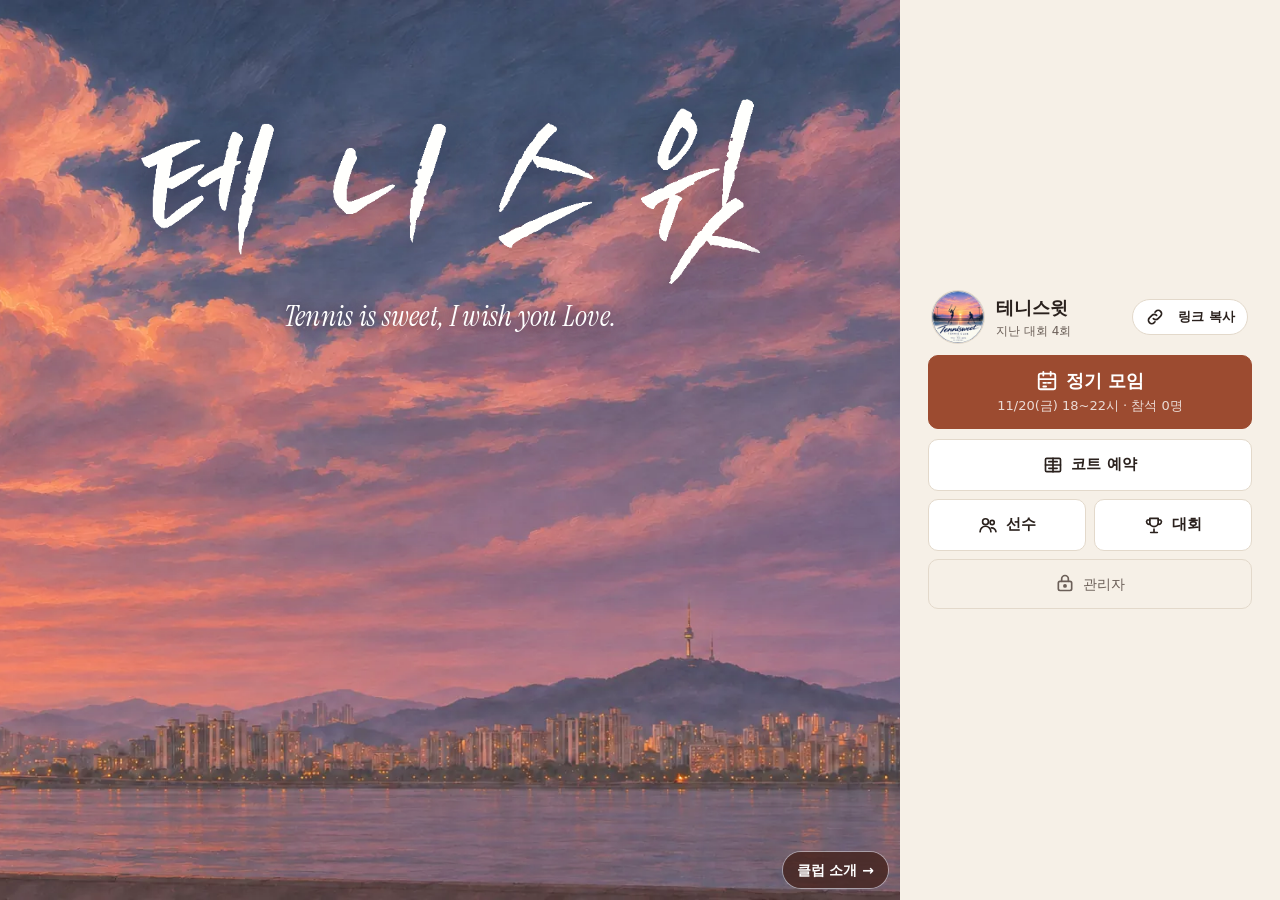
<file: index.html>
<!doctype html>
<html lang="ko">
<head>
<meta charset="utf-8">
<meta name="viewport" content="width=device-width, initial-scale=1, viewport-fit=cover">
<link rel="manifest" href="manifest.webmanifest">
<meta name="theme-color" content="#9c4b30">
<link rel="icon" type="image/png" sizes="64x64" href="assets/icon-64.png">
<link rel="apple-touch-icon" sizes="180x180" href="assets/icon-180.png">
<meta name="apple-mobile-web-app-capable" content="yes">
<meta name="mobile-web-app-capable" content="yes">
<meta name="apple-mobile-web-app-title" content="테니스윗">
<meta name="apple-mobile-web-app-status-bar-style" content="black-translucent">
<meta http-equiv="Cache-Control" content="no-cache">
<title>테니스윗</title>
<meta name="description" content="테니스윗 클럽 — 정기 모임 참석·대진, 분기 대회 일정표">
<meta property="og:type" content="website">
<meta property="og:site_name" content="테니스윗">
<meta property="og:title" content="테니스윗 테니스 클럽">
<meta property="og:description" content="정기 모임 참석·대진표, 코트 예약, 분기 대회 일정">
<meta property="og:url" content="https://koozinsong.github.io/tennisweet/">
<meta property="og:image" content="https://koozinsong.github.io/tennisweet/assets/logo.jpg">
<meta property="og:image:width" content="640">
<meta property="og:image:height" content="640">
<meta name="twitter:card" content="summary">
<style>body{margin:0;font-family:-apple-system,"Apple SD Gothic Neo",system-ui,sans-serif;background:#7d3a25}#boot{padding:48px 20px;text-align:center;color:#f3dfd0}#boot img{width:96px;height:96px;border-radius:50%;box-shadow:0 0 0 3px rgba(255,255,255,.35);display:block;margin:0 auto 14px}</style>
</head>
<body>
<div id="boot"><img src="assets/logo-mark.webp" alt="" width="96" height="96">불러오는 중…</div>
<script src="loader.js"></script>
<script>TennisweetLoader.boot({ page: 'view' });</script>
</body>
</html>
</file>
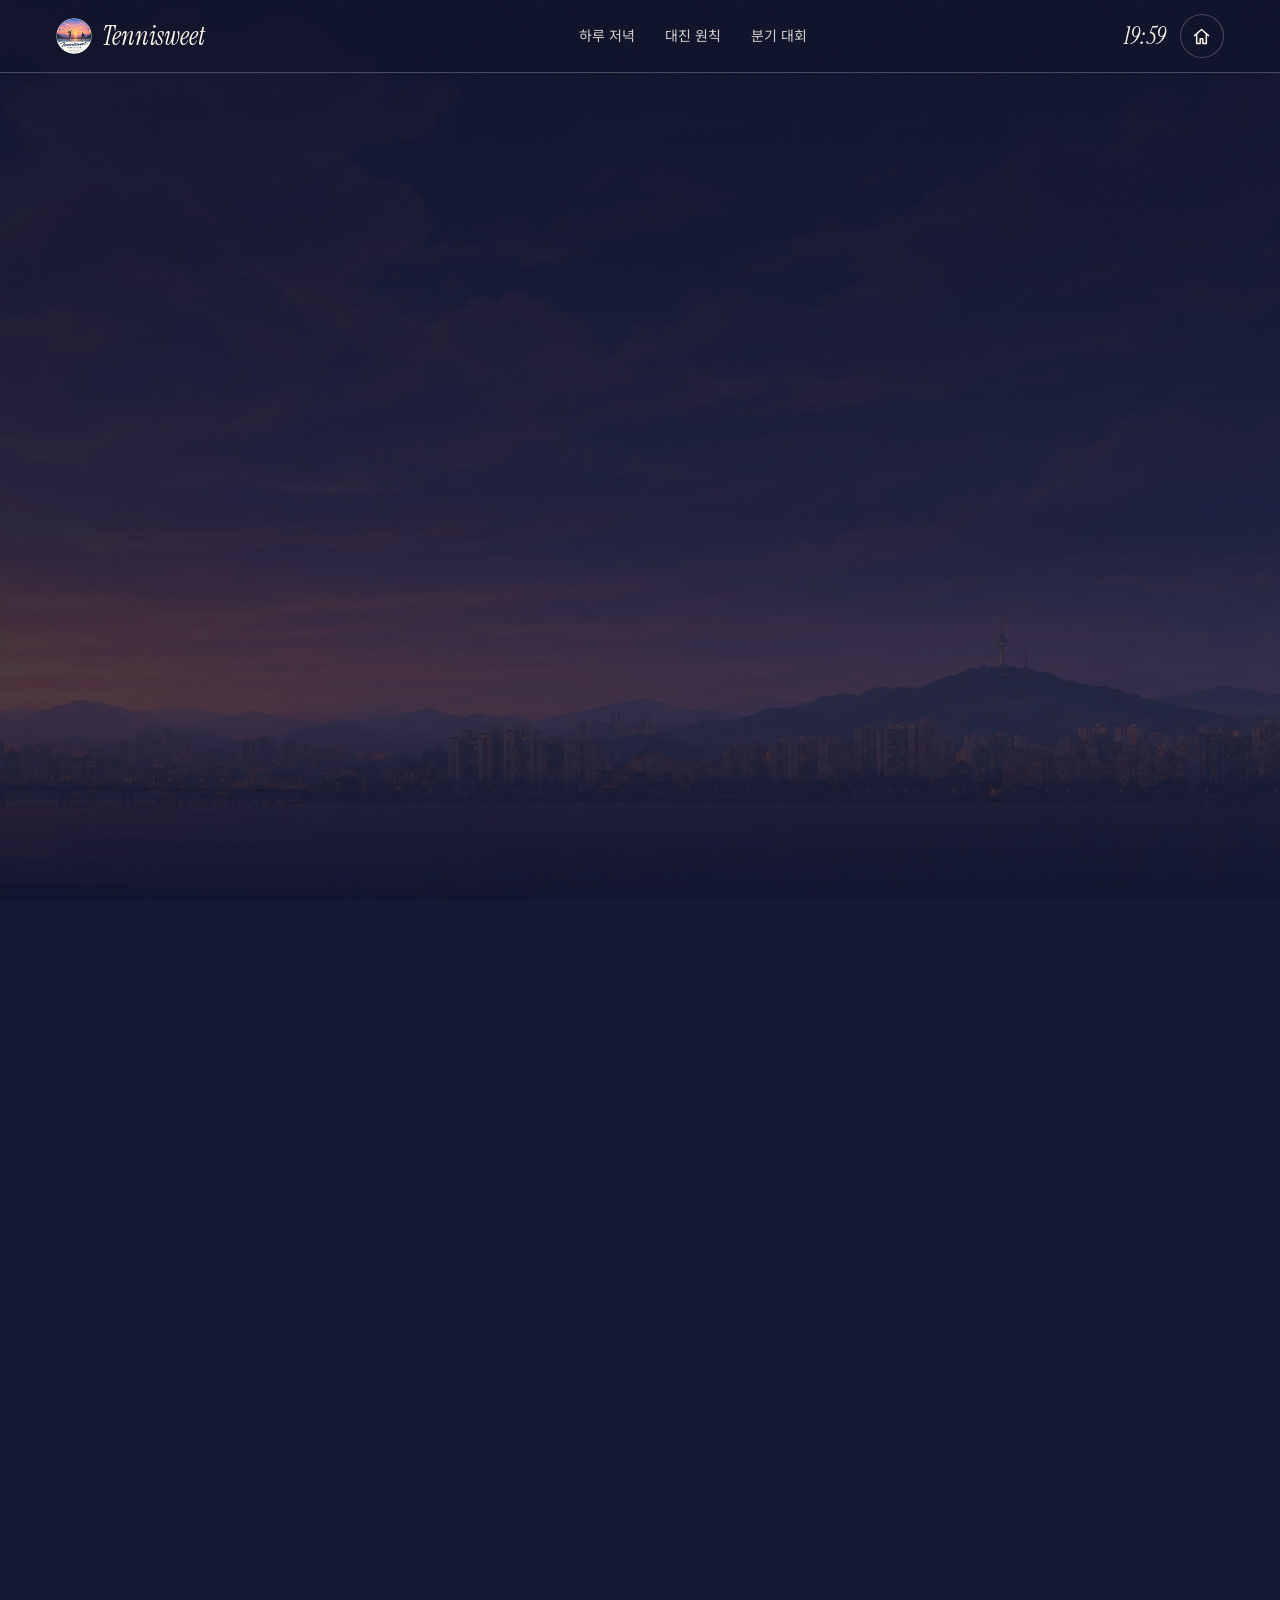
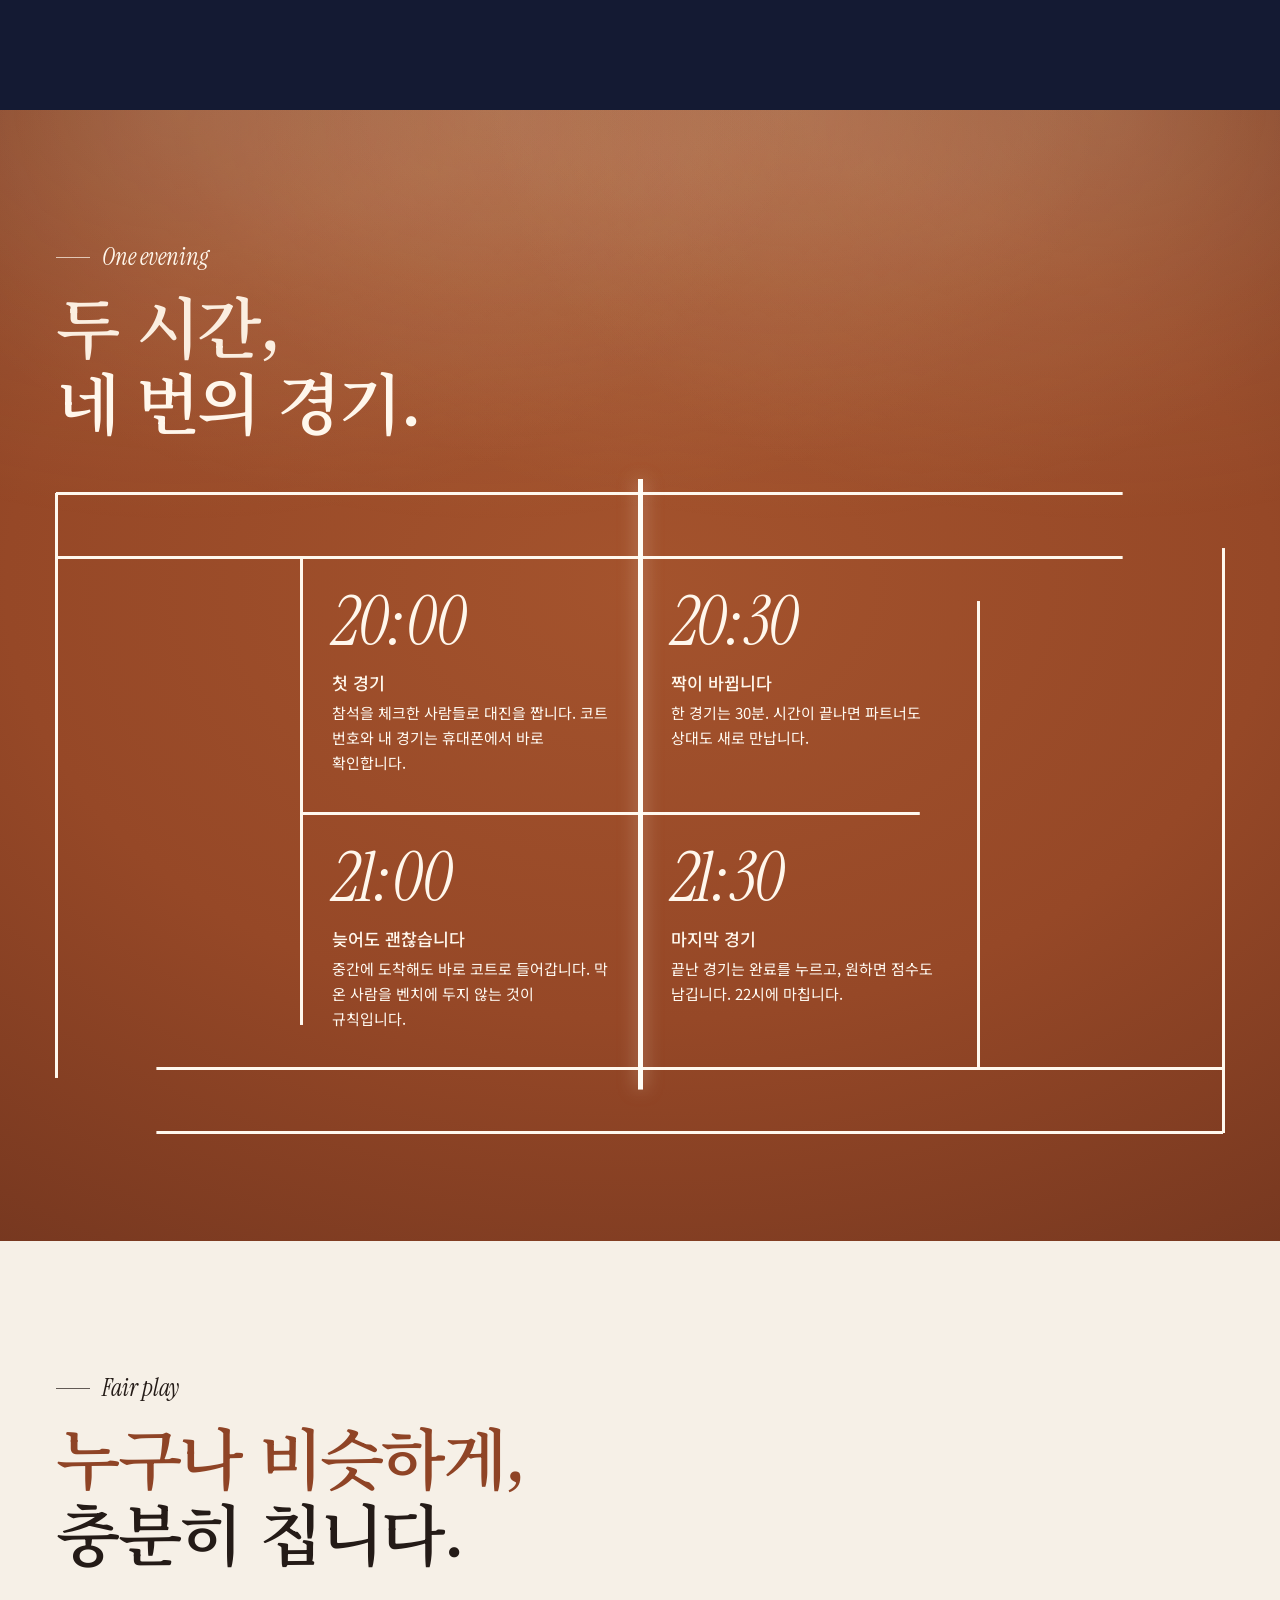
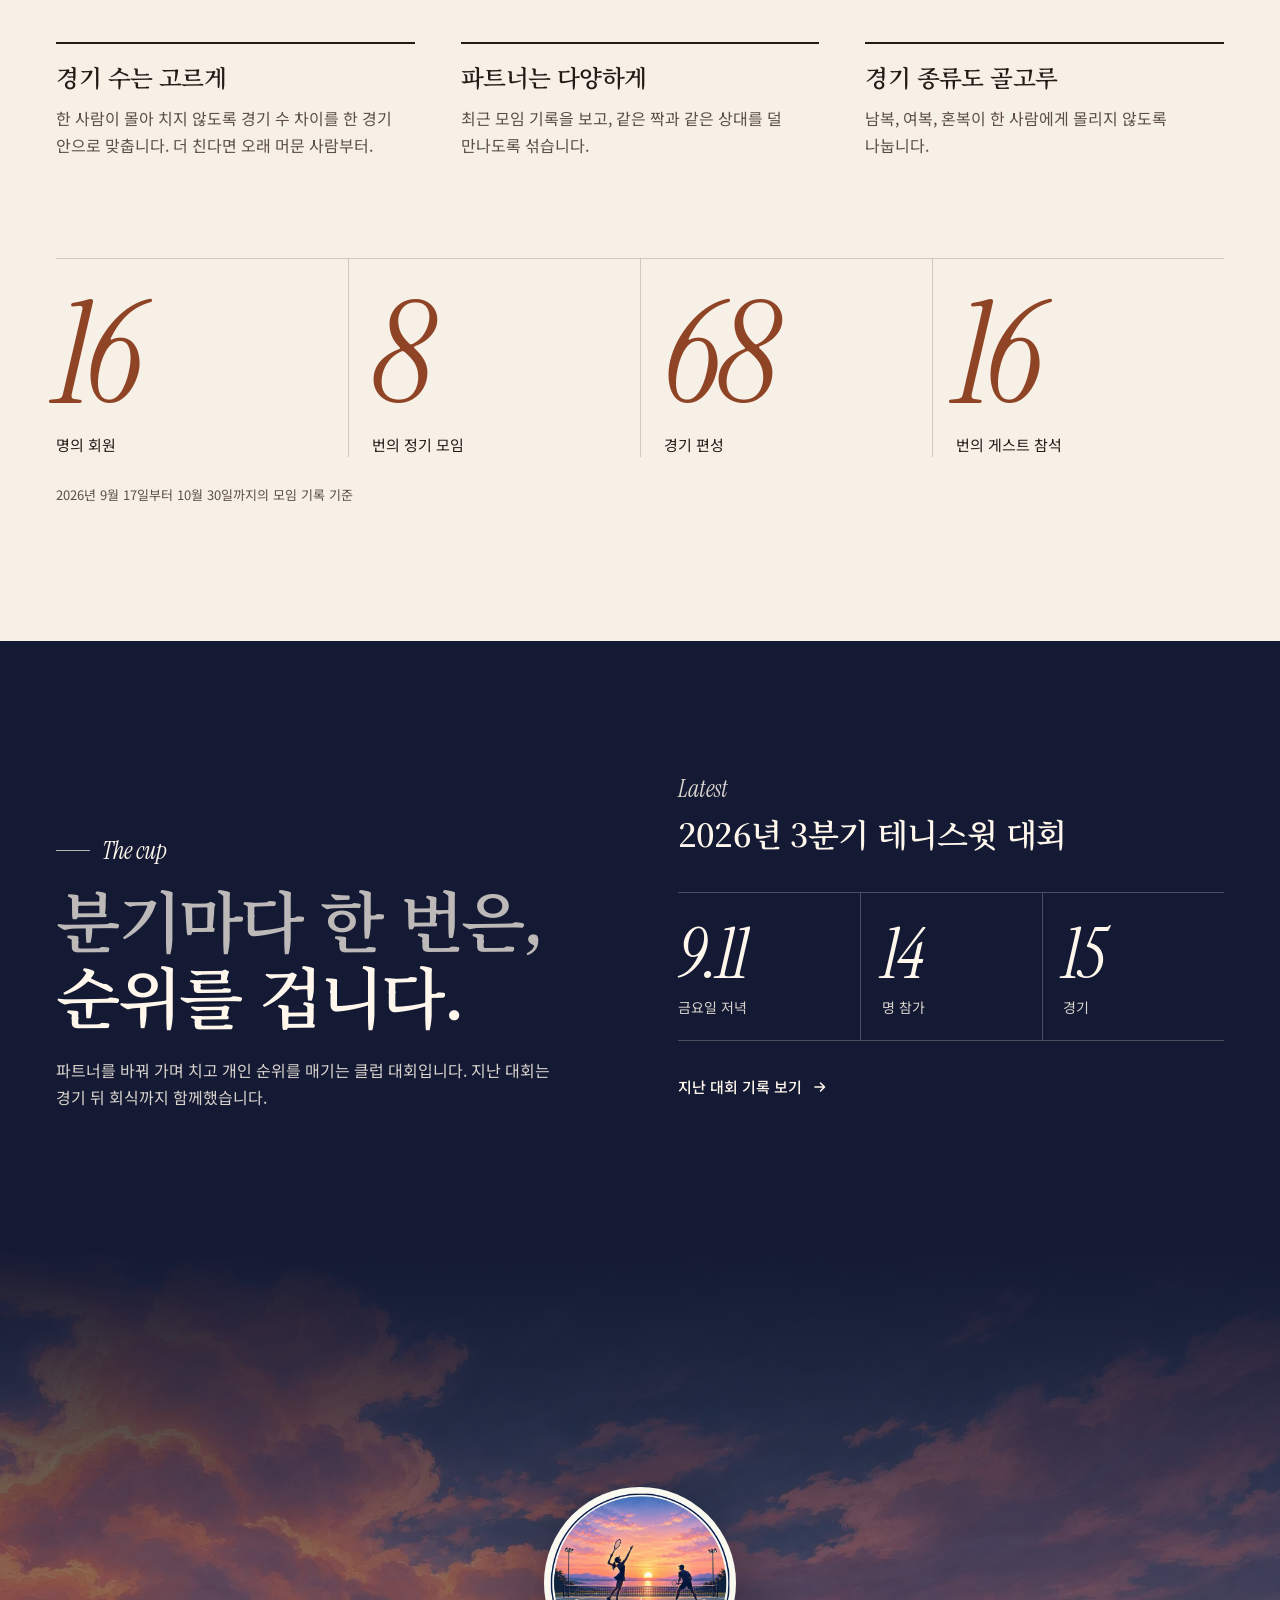
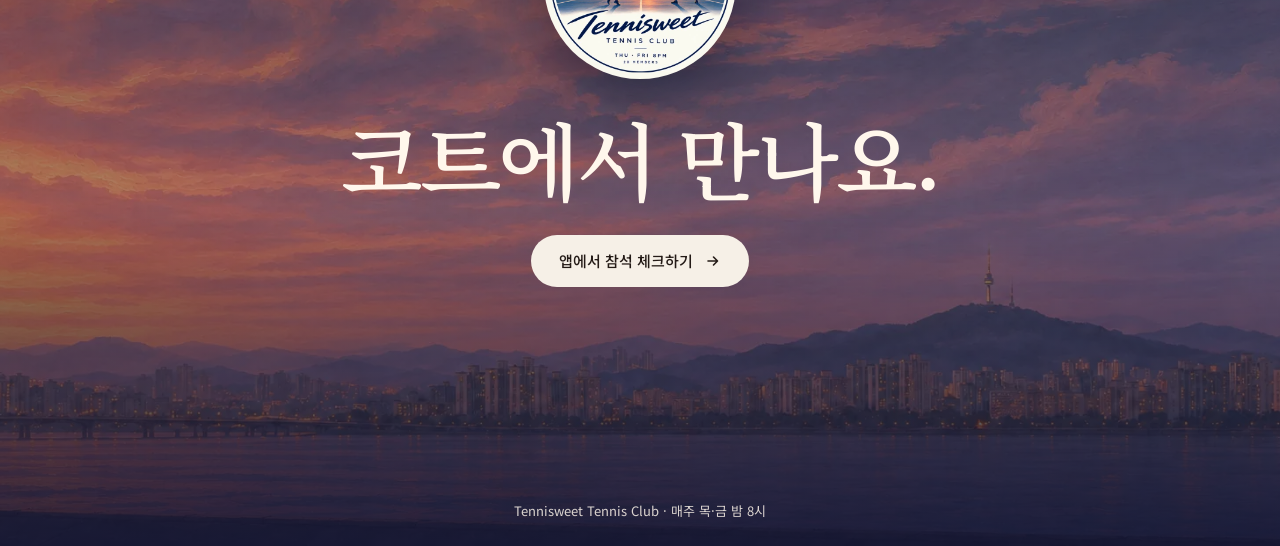
<file: club/index.html>
<!doctype html>
<html lang="ko">
<head>
<meta charset="utf-8">
<meta name="viewport" content="width=device-width, initial-scale=1, viewport-fit=cover">
<title>테니스윗 테니스 클럽 — 해가 지면, 코트에 불이 켜집니다</title>
<meta name="description" content="테니스윗은 매주 목·금 밤 8시, 코트에 모여 파트너를 바꿔 가며 복식을 치는 클럽입니다.">
<meta name="theme-color" content="#141a33">
<link rel="icon" type="image/png" sizes="64x64" href="../assets/icon-64.png">
<link rel="apple-touch-icon" sizes="180x180" href="../assets/icon-180.png">
<meta property="og:type" content="website">
<meta property="og:site_name" content="테니스윗">
<meta property="og:title" content="해가 지면, 코트에 불이 켜집니다 — 테니스윗">
<meta property="og:description" content="매주 목·금 밤 8시, 파트너를 바꿔 가며 복식을 치는 테니스 클럽.">
<meta property="og:url" content="https://koozinsong.github.io/tennisweet/club/">
<meta property="og:image" content="https://koozinsong.github.io/tennisweet/assets/logo.jpg">
<meta name="twitter:card" content="summary">
<link rel="preconnect" href="https://fonts.googleapis.com">
<link rel="preconnect" href="https://fonts.gstatic.com" crossorigin>
<link href="https://fonts.googleapis.com/css2?family=Instrument+Serif:ital@1&family=Noto+Sans+KR:wght@400;500&family=Noto+Serif+KR:wght@600&display=swap" rel="stylesheet">
<style>
html,body{background:#141a33;color:#fff7ec}
:root{
  --fg:#fff7ec;--fg80:rgba(255,247,236,.84);--fg60:rgba(255,247,236,.68);--hair:rgba(255,247,236,.24);
  --night:#141a33;--clay:#a4532f;--paper:#f6f0e7;--ink:#241b17;--ink70:#5d4f47;--inkhair:rgba(36,27,23,.18);--clayink:#8f4426;
  --serif:"Noto Serif KR","Apple SD Gothic Neo",serif;
  --sans:"Noto Sans KR","Apple SD Gothic Neo",system-ui,sans-serif;
  --latin:"Instrument Serif",Georgia,serif;
  --gut:clamp(20px,4.4vw,72px);
  --expo:cubic-bezier(.16,1,.3,1);
  --p:0;--lit:1;--draw:1;
}
*{box-sizing:border-box}
html{scroll-behavior:smooth;overflow-x:clip;-webkit-text-size-adjust:100%}
body{margin:0;font:400 16px/1.7 var(--sans);overflow-x:clip;-webkit-font-smoothing:antialiased;word-break:keep-all}
::selection{background:rgba(164,83,47,.4)}
a{color:inherit;text-decoration:none}
:focus-visible{outline:2px solid currentColor;outline-offset:3px;border-radius:6px}
h1,h2,h3,p,ol,ul,dl,dd{margin:0;padding:0}
ol,ul{list-style:none}
.grain{position:fixed;inset:0;z-index:100;pointer-events:none;opacity:.4;background-size:200px 200px;
  background-image:url("data:image/svg+xml,%3Csvg xmlns='http://www.w3.org/2000/svg' width='200' height='200'%3E%3Cfilter id='n'%3E%3CfeTurbulence type='fractalNoise' baseFrequency='0.9' numOctaves='4' stitchTiles='stitch'/%3E%3C/filter%3E%3Crect width='100%25' height='100%25' filter='url(%23n)' opacity='0.08'/%3E%3C/svg%3E")}

/* 등장 */
.appear{animation:in-soft 1.5s var(--expo) var(--d,.08s) both}
.appear.is-in{animation:none;opacity:1;transform:none}
@keyframes in-soft{from{opacity:0;transform:translateY(14px)}}
.ml{display:block;overflow:hidden;padding:.06em .15em .14em;margin:-.06em -.15em -.14em}
.ml>span{display:block;animation:ml-up 1.6s var(--expo) both;animation-delay:calc(.35s + var(--i)*.2s)}
@keyframes ml-up{from{transform:translateY(112%)}}
.js .rv{opacity:0;transform:translateY(26px);transition:opacity 1s var(--expo),transform 1s var(--expo);transition-delay:calc(var(--i,0)*90ms)}
.js .rv.in{opacity:1;transform:none}

/* 상단 */
.nav{position:fixed;top:0;left:0;right:0;z-index:30;display:flex;align-items:center;justify-content:space-between;gap:16px;padding:max(14px,env(safe-area-inset-top)) var(--gut) 14px;border-bottom:1px solid transparent;transition:background .35s,border-color .35s}
.nav.solid{background:rgba(16,20,42,.95);-webkit-backdrop-filter:blur(14px);backdrop-filter:blur(14px);border-bottom-color:var(--hair)}
.mark{display:flex;align-items:center;gap:10px;min-height:44px;font:italic 400 26px/1 var(--latin)}
.mark img{width:36px;height:36px;border-radius:50%;display:block}
.nav-links{display:flex;gap:30px;font-size:14px;color:var(--fg80)}
.nav-links a{position:relative;padding:8px 0}
.nav-links a::after{content:"";position:absolute;left:0;right:0;bottom:4px;height:1px;background:currentColor;transform:scaleX(0);transform-origin:left;transition:transform .4s var(--expo)}
.nav-links a:hover::after{transform:scaleX(1)}
.ico{display:inline-flex;align-items:center;justify-content:center;width:44px;height:44px;border-radius:50%;box-shadow:inset 0 0 0 1px var(--hair);transition:background .25s}
.ico:hover{background:rgba(255,247,236,.14)}
.ico svg{width:21px;height:21px}
.home-fab{display:none;position:fixed;right:max(16px,env(safe-area-inset-right));bottom:max(20px,calc(env(safe-area-inset-bottom) + 10px));z-index:40;width:56px;height:56px;border-radius:50%;align-items:center;justify-content:center;color:var(--fg);background:rgba(16,20,42,.88);-webkit-backdrop-filter:blur(12px);backdrop-filter:blur(12px);box-shadow:0 6px 22px rgba(0,0,0,.32),inset 0 0 0 1px rgba(255,255,255,.22)}
.home-fab svg{width:24px;height:24px}
.clock{position:fixed;right:calc(var(--gut) + 58px);top:max(24px,calc(env(safe-area-inset-top) + 10px));z-index:31;font:italic 400 24px/1 var(--latin);font-variant-numeric:tabular-nums;color:var(--fg)}

/* 버튼 */
.btn{display:inline-flex;align-items:center;justify-content:center;gap:12px;min-height:52px;padding:13px 28px;border-radius:999px;font-size:15px;font-weight:500;transition:background .25s,color .25s,box-shadow .25s}
.btn svg{width:16px;height:16px;flex:none;transition:transform .4s var(--expo)}
.btn:hover svg{transform:translateX(4px)}
.btn-solid{background:var(--paper);color:var(--ink)}
.btn-solid:hover{background:#fff}
.btn-line{box-shadow:inset 0 0 0 1px rgba(255,247,236,.55);color:var(--fg)}
.btn-line:hover{background:rgba(255,247,236,.14)}

/* 1. 노을에서 밤으로: 화면을 붙잡아 두고 그림이 바뀐다 */
.stage{position:relative;height:190vh;height:190svh}
.hero{position:sticky;top:0;height:100vh;height:100svh;overflow:hidden;display:flex;flex-direction:column;justify-content:space-between;padding:clamp(92px,14vh,132px) var(--gut) clamp(76px,10vh,104px)}
.sky{position:absolute;inset:-2%;width:104%;height:104%;object-fit:cover;object-position:60% 100%;transform:scale(calc(1.05 - var(--p)*.05));will-change:transform}
.dark{position:absolute;inset:0;background:linear-gradient(180deg,#0c1130 0%,#111838 58%,rgba(17,24,56,.62) 80%,#0c1130 100%);opacity:clamp(0,calc((var(--p) - .06)*1.3),.88)}
.scrim{position:absolute;inset:0;background:linear-gradient(180deg,rgba(14,18,44,.78) 0%,rgba(14,18,44,.5) 30%,rgba(14,18,44,.12) 54%,rgba(14,18,44,.3) 72%,rgba(14,18,44,.82) 100%)}
.hero-top,.hero-foot{position:relative;z-index:2;opacity:clamp(0,calc(1 - (var(--p) - .34)*4.5),1);transform:translateY(calc(var(--p)*-34px))}
.eyebrow{font:italic 400 clamp(21px,2.1vw,30px)/1.2 var(--latin);color:var(--fg);margin-bottom:clamp(10px,2vh,20px)}
h1{font-family:var(--serif);font-weight:600;font-size:clamp(46px,7.9vw,136px);line-height:1.1;letter-spacing:-.045em;filter:drop-shadow(0 6px 26px rgba(12,12,40,.5))}
h1 span{white-space:nowrap}
.dim{color:rgba(255,247,236,.9)}
.hero-foot{display:grid;grid-template-columns:minmax(0,27rem) auto 1fr;align-items:end;gap:clamp(20px,3.4vw,56px)}
.sub{font-size:clamp(16px,1.25vw,18px);line-height:1.65;text-shadow:0 1px 14px rgba(10,12,34,.7)}
.cta{display:flex;flex-wrap:wrap;gap:12px}
.next{justify-self:end;display:flex;align-items:center;gap:10px;padding-bottom:13px;font-size:14px;text-align:right;text-shadow:0 1px 12px rgba(10,12,34,.8)}
.next i{width:6px;height:6px;border-radius:50%;background:#f3d250;flex:none}
.next b{font-weight:500;white-space:nowrap}
.next span{color:var(--fg80)}

/* 2. 위에서 본 클레이 코트: 조명이 켜지면 라인이 그려진다 */
.court{position:relative;background:var(--clay);overflow:hidden;padding:clamp(96px,15vh,160px) var(--gut) clamp(84px,12vh,132px);scroll-margin-top:0;isolation:isolate}
.court::before{content:"";position:absolute;inset:0;z-index:-2;background:radial-gradient(90% 70% at 50% 42%,#a4532d 0%,#964827 55%,#773820 100%)}
.court::after{content:"";position:absolute;inset:0;z-index:3;pointer-events:none;background:#0c1130;opacity:calc((1 - var(--lit))*.93)}
.lamps{position:absolute;top:0;left:0;right:0;z-index:4;height:0;pointer-events:none}
.lamps i{position:absolute;top:-46vh;width:96vw;height:92vh;margin-left:-48vw;border-radius:50%;background:radial-gradient(closest-side,rgba(255,232,196,.17),rgba(255,226,180,.07) 50%,rgba(255,226,180,0) 100%);mix-blend-mode:screen;opacity:var(--o,1);transition:opacity .9s var(--expo)}
.court-in{position:relative;z-index:4;max-width:1320px;margin:0 auto}
.label{display:flex;align-items:center;gap:12px;font:italic 400 clamp(21px,1.9vw,27px)/1 var(--latin);margin-bottom:18px}
.label::before{content:"";width:34px;height:1px;background:currentColor;opacity:.7}
h2{font-family:var(--serif);font-weight:600;font-size:clamp(36px,5.2vw,84px);line-height:1.14;letter-spacing:-.04em}
.court .dim{color:#fbeee0}
.plan{--alley:clamp(30px,5vw,68px);position:relative;margin-top:clamp(36px,6vh,64px);display:grid;grid-template-columns:21fr 29fr 29fr 21fr;grid-template-rows:var(--alley) auto auto var(--alley)}
.lines{position:absolute;inset:0;pointer-events:none}
.lines i{position:absolute;background:#fff8ee;will-change:transform}
.lines .h{left:0;right:0;height:3px;margin-top:-1px;transform:scaleX(var(--draw));transform-origin:left}
.lines .h.r{transform-origin:right;margin-top:0;margin-bottom:-1px}
.lines .h.c{transform-origin:left}
.lines .v{top:0;bottom:0;width:3px;margin-left:-1px;transform:scaleY(var(--draw));transform-origin:top}
.lines .v.b{transform-origin:bottom;margin-left:0;margin-right:-1px}
.lines .net{width:5px;margin-left:-2px;background:#fffdf7;box-shadow:0 0 18px rgba(255,248,230,.5)}
.times{display:contents}
.times li{position:relative;padding:clamp(22px,2.5vw,40px) clamp(20px,2.4vw,38px);min-height:clamp(210px,20vw,290px)}
.times li:nth-child(1){grid-area:2/2}.times li:nth-child(2){grid-area:2/3}.times li:nth-child(3){grid-area:3/2}.times li:nth-child(4){grid-area:3/3}
.times time{display:block;font:italic 400 clamp(46px,5.2vw,84px)/1 var(--latin);letter-spacing:-.02em;font-variant-numeric:tabular-nums}
.times h3{margin:clamp(10px,1.2vw,18px) 0 6px;font-size:clamp(17px,1.35vw,20px);font-weight:500;line-height:1.4}
.times p{font-size:15px;line-height:1.65;color:#fffaf2}

/* 3. 종이 위의 원칙과 숫자 */
.paper{background:var(--paper);color:var(--ink);padding:clamp(96px,15vh,176px) var(--gut)}
.wrap{max-width:1320px;margin:0 auto}
.paper h2 .dim{color:var(--clayink)}
.rules{display:grid;grid-template-columns:repeat(3,1fr);gap:clamp(24px,3.6vw,64px);margin-top:clamp(48px,8vh,96px)}
.rules>div{border-top:2px solid var(--ink);padding-top:18px}
.rules h3{font-family:var(--serif);font-weight:600;font-size:clamp(20px,1.85vw,27px);line-height:1.3;letter-spacing:-.025em;margin-bottom:12px}
.rules p{font-size:16px;line-height:1.7;color:var(--ink70)}
.stats{display:grid;grid-template-columns:repeat(4,1fr);margin-top:clamp(64px,11vh,136px);border-top:1px solid var(--inkhair)}
.stats>div{padding:clamp(20px,2.4vw,36px) clamp(10px,1.4vw,24px) 0 0}
.stats>div+div{border-left:1px solid var(--inkhair);padding-left:clamp(14px,1.8vw,30px)}
.stats dd{font:italic 400 clamp(68px,11vw,190px)/.92 var(--latin);letter-spacing:-.035em;color:var(--clayink);font-variant-numeric:tabular-nums}
.stats dt{font-size:15px;margin-top:12px;color:var(--ink)}
.basis{margin-top:clamp(22px,3vh,36px);font-size:13px;color:var(--ink70)}

/* 4. 대회: 스코어보드 */
.cup{background:var(--night);padding:clamp(96px,15vh,176px) var(--gut)}
.cup-in{max-width:1320px;margin:0 auto;display:grid;grid-template-columns:1fr minmax(0,1fr);gap:clamp(40px,6vw,104px);align-items:end}
.cup .dim{color:rgba(255,247,236,.72)}
.cup-copy p:last-child{max-width:31rem;margin-top:24px;color:var(--fg80);font-size:clamp(16px,1.25vw,18px)}
.board small{display:block;font:italic 400 clamp(21px,1.9vw,27px)/1.1 var(--latin);color:var(--fg80)}
.board strong{display:block;font:600 clamp(24px,2.5vw,38px)/1.28 var(--serif);letter-spacing:-.03em;margin:10px 0 clamp(22px,3vw,40px)}
.board ul{display:grid;grid-template-columns:repeat(3,1fr);border-top:1px solid var(--hair);border-bottom:1px solid var(--hair)}
.board li{padding:clamp(16px,2vw,28px) 10px clamp(14px,1.6vw,22px) 0;font-size:14px;color:var(--fg80)}
.board li+li{border-left:1px solid var(--hair);padding-left:clamp(12px,1.6vw,24px)}
.board li b{display:block;font:italic 400 clamp(46px,5.4vw,88px)/1 var(--latin);letter-spacing:-.02em;color:var(--fg);margin-bottom:8px}
.link{display:inline-flex;align-items:center;min-height:48px;gap:10px;margin-top:clamp(14px,2vw,22px);font-size:15px;font-weight:500}
.link svg{width:16px;height:16px;transition:transform .4s var(--expo)}.link:hover svg{transform:translateX(4px)}

/* 5. 마무리: 다시 그림 */
.close{position:relative;min-height:100vh;min-height:100svh;display:flex;flex-direction:column;align-items:center;justify-content:center;text-align:center;overflow:hidden;padding:clamp(100px,14vh,150px) var(--gut) clamp(120px,16vh,170px)}
.close img.bg{position:absolute;inset:0;width:100%;height:100%;object-fit:cover;object-position:60% 100%}
.close::after{content:"";position:absolute;inset:0;background:linear-gradient(180deg,#141a33 0%,rgba(20,26,51,.5) 34%,rgba(20,26,51,.34) 62%,rgba(12,17,48,.86) 100%)}
.close>*:not(.bg):not(footer){position:relative;z-index:2}
.crest{width:clamp(148px,15vw,204px);height:auto;aspect-ratio:1;border-radius:50%;display:block;box-shadow:0 18px 60px rgba(8,10,30,.45)}
.close h2{margin-top:clamp(22px,3.4vh,36px);font-size:clamp(40px,6.6vw,108px)}
.close .cta{justify-content:center;margin-top:clamp(20px,3.2vh,32px)}
footer{position:absolute;left:0;right:0;bottom:max(24px,env(safe-area-inset-bottom));z-index:2;text-align:center;font-size:13px;color:var(--fg80)}

@media (max-width:980px){
  .cup-in{grid-template-columns:1fr}
  .rules{grid-template-columns:1fr}
  .hero-foot{grid-template-columns:1fr auto}
  .next{grid-column:1/-1;justify-self:start;padding-bottom:0;text-align:left}
}
@media (max-width:760px){
  .nav-links{display:none}
  .nav .ico{display:none}
  .home-fab{display:flex}
  .mark{font-size:23px}.mark img{width:34px;height:34px}
  .clock{left:0;right:0;width:fit-content;margin:auto;top:max(24px,calc(env(safe-area-inset-top) + 12px));font-size:22px}
  h1 span{white-space:normal}
  .hero{padding-top:calc(84px + env(safe-area-inset-top));padding-bottom:calc(96px + env(safe-area-inset-bottom))}
  .sky{object-position:72% 100%}
  .scrim{background:linear-gradient(180deg,rgba(14,18,44,.78) 0%,rgba(14,18,44,.46) 30%,rgba(14,18,44,.1) 50%,rgba(14,18,44,.46) 66%,rgba(14,18,44,.84) 100%)}
  .hero-foot{grid-template-columns:1fr;gap:16px}
  .hero .btn-line{display:none}
  .cta .btn{flex:1 1 100%}
  .next{font-size:13px;padding-right:0;flex-wrap:wrap}
  /* 폰: 코트를 세로로 세운다 */
  .plan{display:block;margin-top:32px;padding:0}
  .lines{display:none}
  .times{display:block;border:2.5px solid #fff8ee}
  .times li{min-height:0;padding:24px 22px 26px}
  .times li+li{border-top:2.5px solid #fff8ee}
  .times li:nth-child(3){border-top-width:5px}
  .rules{gap:32px}
  .stats{grid-template-columns:1fr 1fr}
  .stats>div{padding:20px 12px 22px 0;border-bottom:1px solid var(--inkhair)}
  .stats>div:nth-child(odd){border-left:0;padding-left:0}
  .stats dd{font-size:clamp(68px,22vw,104px)}
  .close{padding-bottom:calc(140px + env(safe-area-inset-bottom))}
  footer{bottom:max(40px,calc(env(safe-area-inset-bottom) + 28px));left:20px;right:84px;text-align:left}
}
@media (max-width:359px){.clock{display:none}.mark{font-size:20px}h1{font-size:40px}.board li b{font-size:40px}}
@media (max-height:640px) and (max-width:760px){
  .eyebrow{display:none}
  .hero{padding-top:calc(68px + env(safe-area-inset-top));padding-bottom:84px}
  .sub{font-size:14px;line-height:1.55}
  .btn{min-height:46px;padding:9px 20px}
}
@media (max-height:520px) and (orientation:landscape){
  .nav .ico{display:none}.home-fab{display:flex}
  .hero{padding-top:68px;padding-bottom:18px}
  h1{font-size:clamp(30px,5.2vw,46px);line-height:1.14}
  h1 span{white-space:nowrap}
  .eyebrow,.next{display:none}
  .hero-foot{grid-template-columns:minmax(0,24rem) auto;gap:18px}
  .sub{font-size:14px;line-height:1.5}
  .hero .btn-line{display:none}
  .btn{min-height:44px;padding:8px 20px}
  .clock{display:none}
  .close{padding-top:76px;padding-bottom:24px}
  .crest{width:84px}
  .close h2{margin-top:10px;font-size:34px}
  .close .cta{margin-top:10px}
  footer{position:static;margin-top:14px}
}
@media (prefers-reduced-motion:reduce){
  html{scroll-behavior:auto}
  *,*::before,*::after{animation:none!important;transition:none!important}
  .js .rv{opacity:1;transform:none}
}
</style>
</head>
<body>
<script>document.documentElement.classList.add('js')</script>

<header class="nav appear" style="--d:.05s">
  <a class="mark" href="#top" aria-label="테니스윗 소개 맨 위로"><img src="../assets/logo-mark.webp" alt="" width="36" height="36">Tennisweet</a>
  <nav class="nav-links" aria-label="페이지 안내">
    <a href="#evening">하루 저녁</a>
    <a href="#fair">대진 원칙</a>
    <a href="#cup">분기 대회</a>
  </nav>
  <a class="ico" href="../" aria-label="홈" title="홈"><svg viewBox="0 0 24 24" fill="none" aria-hidden="true"><path d="M4 11l8-7 8 7M6.5 9.5V20h4v-5.5h3V20h4V9.5" stroke="currentColor" stroke-width="1.7" stroke-linecap="round" stroke-linejoin="round"/></svg></a>
</header>

<main id="top">
  <div class="stage" id="stage">
    <section class="hero">
      <img class="sky" src="../assets/cover.webp" alt="" width="1536" height="1024" fetchpriority="high">
      <div class="dark" aria-hidden="true"></div>
      <div class="scrim" aria-hidden="true"></div>
      <div class="hero-top">
        <p class="eyebrow appear" style="--d:.2s">Tennisweet Tennis Club</p>
        <h1><span class="ml"><span class="dim" style="--i:0">해가 지면,</span></span><span class="ml"><span style="--i:1">코트에 불이 켜집니다.</span></span></h1>
      </div>
      <div class="hero-foot">
        <p class="sub appear" style="--d:1s">테니스윗은 매주 목·금 밤 8시, 코트에 모여 파트너를 바꿔 가며 복식을 치는 클럽입니다.</p>
        <div class="cta appear" style="--d:1.15s">
          <a class="btn btn-solid" href="../#weekly">이번 주 모임 보기<svg viewBox="0 0 16 16" fill="none" aria-hidden="true"><path d="M3 8h9M8.5 4l4 4-4 4" stroke="currentColor" stroke-width="1.6" stroke-linecap="round" stroke-linejoin="round"/></svg></a>
          <a class="btn btn-line" href="#evening">하루 저녁 살펴보기</a>
        </div>
        <p class="next appear" id="next" style="--d:1.3s"><i></i><b>정기 모임</b> <span>매주 목·금 밤 8시</span></p>
      </div>
    </section>
  </div>

  <section class="court" id="evening">
    <div class="lamps" aria-hidden="true"><i style="left:14%" data-th=".18"></i><i style="left:38%" data-th=".32"></i><i style="left:62%" data-th=".46"></i><i style="left:86%" data-th=".6"></i></div>
    <div class="court-in">
      <div class="head rv">
        <p class="label">One evening</p>
        <h2><span class="dim">두 시간,</span><br>네 번의 경기.</h2>
      </div>
      <div class="plan">
        <div class="lines" aria-hidden="true">
          <i class="h" style="top:0"></i><i class="h r" style="bottom:0"></i><i class="v" style="left:0"></i><i class="v b" style="right:0"></i>
          <i class="h" style="top:var(--alley)"></i><i class="h r" style="bottom:var(--alley)"></i>
          <i class="v" style="left:21%;top:var(--alley);bottom:var(--alley)"></i><i class="v b" style="right:21%;top:var(--alley);bottom:var(--alley)"></i>
          <i class="h c" style="top:50%;left:21%;right:21%"></i>
          <i class="v net" style="left:50%;top:-14px;bottom:-14px"></i>
        </div>
        <ol class="times">
          <li class="rv"><time>20:00</time><div><h3>첫 경기</h3><p>참석을 체크한 사람들로 대진을 짭니다. 코트 번호와 내 경기는 휴대폰에서 바로 확인합니다.</p></div></li>
          <li class="rv" style="--i:1"><time>20:30</time><div><h3>짝이 바뀝니다</h3><p>한 경기는 30분. 시간이 끝나면 파트너도 상대도 새로 만납니다.</p></div></li>
          <li class="rv" style="--i:2"><time>21:00</time><div><h3>늦어도 괜찮습니다</h3><p>중간에 도착해도 바로 코트로 들어갑니다. 막 온 사람을 벤치에 두지 않는 것이 규칙입니다.</p></div></li>
          <li class="rv" style="--i:3"><time>21:30</time><div><h3>마지막 경기</h3><p>끝난 경기는 완료를 누르고, 원하면 점수도 남깁니다. 22시에 마칩니다.</p></div></li>
        </ol>
      </div>
    </div>
  </section>

  <section class="paper" id="fair">
    <div class="wrap">
      <div class="rv">
        <p class="label">Fair play</p>
        <h2><span class="dim">누구나 비슷하게,</span><br>충분히 칩니다.</h2>
      </div>
      <div class="rules">
        <div class="rv"><h3>경기 수는 고르게</h3><p>한 사람이 몰아 치지 않도록 경기 수 차이를 한 경기 안으로 맞춥니다. 더 친다면 오래 머문 사람부터.</p></div>
        <div class="rv" style="--i:1"><h3>파트너는 다양하게</h3><p>최근 모임 기록을 보고, 같은 짝과 같은 상대를 덜 만나도록 섞습니다.</p></div>
        <div class="rv" style="--i:2"><h3>경기 종류도 골고루</h3><p>남복, 여복, 혼복이 한 사람에게 몰리지 않도록 나눕니다.</p></div>
      </div>
      <dl class="stats rv">
        <div><dd data-count="21">21</dd><dt>명의 회원</dt></div>
        <div><dd data-count="12">12</dd><dt>번의 정기 모임</dt></div>
        <div><dd data-count="118">118</dd><dt>경기 편성</dt></div>
        <div><dd data-count="36">36</dd><dt>번의 게스트 참석</dt></div>
      </dl>
      <p class="basis rv">2026년 9월 17일부터 10월 30일까지의 모임 기록 기준</p>
    </div>
  </section>

  <section class="cup" id="cup">
    <div class="cup-in">
      <div class="cup-copy rv">
        <p class="label">The cup</p>
        <h2><span class="dim">분기마다 한 번은,</span><br>순위를 겁니다.</h2>
        <p>파트너를 바꿔 가며 치고 개인 순위를 매기는 클럽 대회입니다. 지난 대회는 경기 뒤 회식까지 함께했습니다.</p>
      </div>
      <div class="board rv" style="--i:1">
        <small>Latest</small>
        <strong>2026년 3분기 테니스윗 대회</strong>
        <ul>
          <li><b>9.11</b>금요일 저녁</li>
          <li><b>14</b>명 참가</li>
          <li><b>15</b>경기</li>
        </ul>
        <a class="link" href="../#tournament">지난 대회 기록 보기<svg viewBox="0 0 16 16" fill="none" aria-hidden="true"><path d="M3 8h9M8.5 4l4 4-4 4" stroke="currentColor" stroke-width="1.6" stroke-linecap="round" stroke-linejoin="round"/></svg></a>
      </div>
    </div>
  </section>

  <section class="close">
    <img class="bg" src="../assets/cover.webp" alt="" width="1536" height="1024" loading="lazy">
    <img class="crest rv" src="../assets/logo.jpg" alt="테니스윗 테니스 클럽 로고. 일몰의 코트에서 복식을 치는 두 사람." width="640" height="640" loading="lazy">
    <h2 class="rv">코트에서 만나요.</h2>
    <div class="cta rv">
      <a class="btn btn-solid" href="../#weekly">앱에서 참석 체크하기<svg viewBox="0 0 16 16" fill="none" aria-hidden="true"><path d="M3 8h9M8.5 4l4 4-4 4" stroke="currentColor" stroke-width="1.6" stroke-linecap="round" stroke-linejoin="round"/></svg></a>
    </div>
    <footer>Tennisweet Tennis Club · 매주 목·금 밤 8시</footer>
  </section>
</main>
<a class="home-fab" href="../" aria-label="홈" title="홈"><svg viewBox="0 0 24 24" fill="none" aria-hidden="true"><path d="M4 11l8-7 8 7M6.5 9.5V20h4v-5.5h3V20h4V9.5" stroke="currentColor" stroke-width="1.7" stroke-linecap="round" stroke-linejoin="round"/></svg></a>
<div class="grain" aria-hidden="true"></div>
<div class="clock appear" style="--d:1.2s" id="clock" aria-hidden="true">19:30</div>

<script>
(function(){
  'use strict';
  /* 다음 모임 (읽기 전용, 실패하면 기본 문구 유지) */
  fetch('../data/weekly/index.json',{cache:'no-cache'}).then(function(r){return r.ok?r.json():null}).then(function(d){
    if(!d||!Array.isArray(d.sessions))return;
    var today=new Date(Date.now()+9*36e5).toISOString().slice(0,10);
    var s=d.sessions.filter(function(x){return x&&x.date>=today}).sort(function(a,b){return a.date<b.date?-1:1})[0];
    if(!s)return;
    var p=s.date.split('-').map(Number),wd='일월화수목금토'[new Date(Date.UTC(p[0],p[1]-1,p[2])).getUTCDay()];
    var el=document.querySelector('#next');
    el.querySelector('b').textContent='다음 모임';
    el.querySelector('span').textContent=p[1]+'월 '+p[2]+'일 ('+wd+') '+s.startTime+'~'+s.endTime+(s.courts?' · 코트 '+s.courts+'면':'');
  }).catch(function(){});

  /* 등장 */
  var rv=[].slice.call(document.querySelectorAll('.rv'));
  if('IntersectionObserver' in window){
    var io=new IntersectionObserver(function(es){es.forEach(function(e){if(e.isIntersecting){e.target.classList.add('in');io.unobserve(e.target)}})},{threshold:.1,rootMargin:'0px 0px -6% 0px'});
    rv.forEach(function(e){io.observe(e)});
  }else rv.forEach(function(e){e.classList.add('in')});
  var ap=[].slice.call(document.querySelectorAll('.appear'));
  ap.forEach(function(e){e.addEventListener('animationend',function(){e.classList.add('is-in')},{once:true})});

  var reduce=matchMedia('(prefers-reduced-motion: reduce)').matches;

  /* 숫자: 최종값은 HTML 에 있다 */
  var counts=[].slice.call(document.querySelectorAll('[data-count]'));
  if('IntersectionObserver' in window&&!reduce&&counts.length){
    var cio=new IntersectionObserver(function(es){
      if(!es[0].isIntersecting)return;cio.disconnect();
      counts.forEach(function(el,i){
        var to=+el.dataset.count,dur=1500+i*80,start=null;el.textContent='0';
        setTimeout(function(){requestAnimationFrame(function f(now){
          if(start===null)start=now;var t=Math.min(1,(now-start)/dur);
          el.textContent=String(Math.round(to*(1-Math.pow(1-t,3))));
          if(t<1)requestAnimationFrame(f);
        })},240+i*90);
      });
    },{threshold:.25});
    cio.observe(counts[0].closest('.stats'));
  }

  /* 스크롤 = 시간: 노을 → 밤 → 조명 → 코트 라인 */
  var root=document.documentElement,stage=document.getElementById('stage'),court=document.getElementById('evening'),clock=document.getElementById('clock'),nav=document.querySelector('.nav');
  var lamps=[].slice.call(document.querySelectorAll('.lamps i'));
  function clamp(x,a,b){return x<a?a:x>b?b:x}
  var cur=-1,ticking=false,stageEnd=1,courtTop=1,maxS=1,H=1;
  function measure(){
    H=window.innerHeight;
    stageEnd=Math.max(1,stage.offsetHeight-H);
    courtTop=court.getBoundingClientRect().top+scrollY;
    maxS=Math.max(1,root.scrollHeight-H);
  }
  function apply(y){
    var p=clamp(y/stageEnd,0,1);
    /* 코트 윗변이 화면 아래에 닿을 때 0, 화면 45% 까지 올라오면 1 */
    var c=clamp((y-(courtTop-H))/(H*.55),0,1);
    root.style.setProperty('--p',p.toFixed(4));
    root.style.setProperty('--lit',clamp((c-.12)/.72,0,1).toFixed(3));
    root.style.setProperty('--draw',clamp((c-.34)/.66,0,1).toFixed(3));
    lamps.forEach(function(l){l.style.setProperty('--o',c>=+l.dataset.th?1:0)});
    var mins=y<=courtTop-H*.45?19.5*60+30*clamp(y/Math.max(1,courtTop-H*.45),0,1):20*60+120*clamp((y-(courtTop-H*.45))/Math.max(1,maxS-(courtTop-H*.45)),0,1);
    mins=Math.round(mins);
    var txt=Math.floor(mins/60)+':'+String(mins%60).padStart(2,'0');
    if(clock.textContent!==txt)clock.textContent=txt;
    nav.classList.toggle('solid',y>=stageEnd*.92);
  }
  function loop(){
    ticking=false;
    var t=scrollY;
    if(reduce||cur<0)cur=t;else cur+=(t-cur)*.14;
    if(Math.abs(t-cur)<.4)cur=t;
    apply(cur);
    if(cur!==t)req();
  }
  function req(){if(!ticking){ticking=true;requestAnimationFrame(loop)}}
  measure();apply(scrollY);cur=scrollY;
  addEventListener('scroll',req,{passive:true});
  addEventListener('resize',function(){measure();req()});
  addEventListener('load',function(){measure();req()});
  if(document.fonts&&document.fonts.ready)document.fonts.ready.then(function(){measure();req()});
})();
</script>
</body>
</html>
</file>
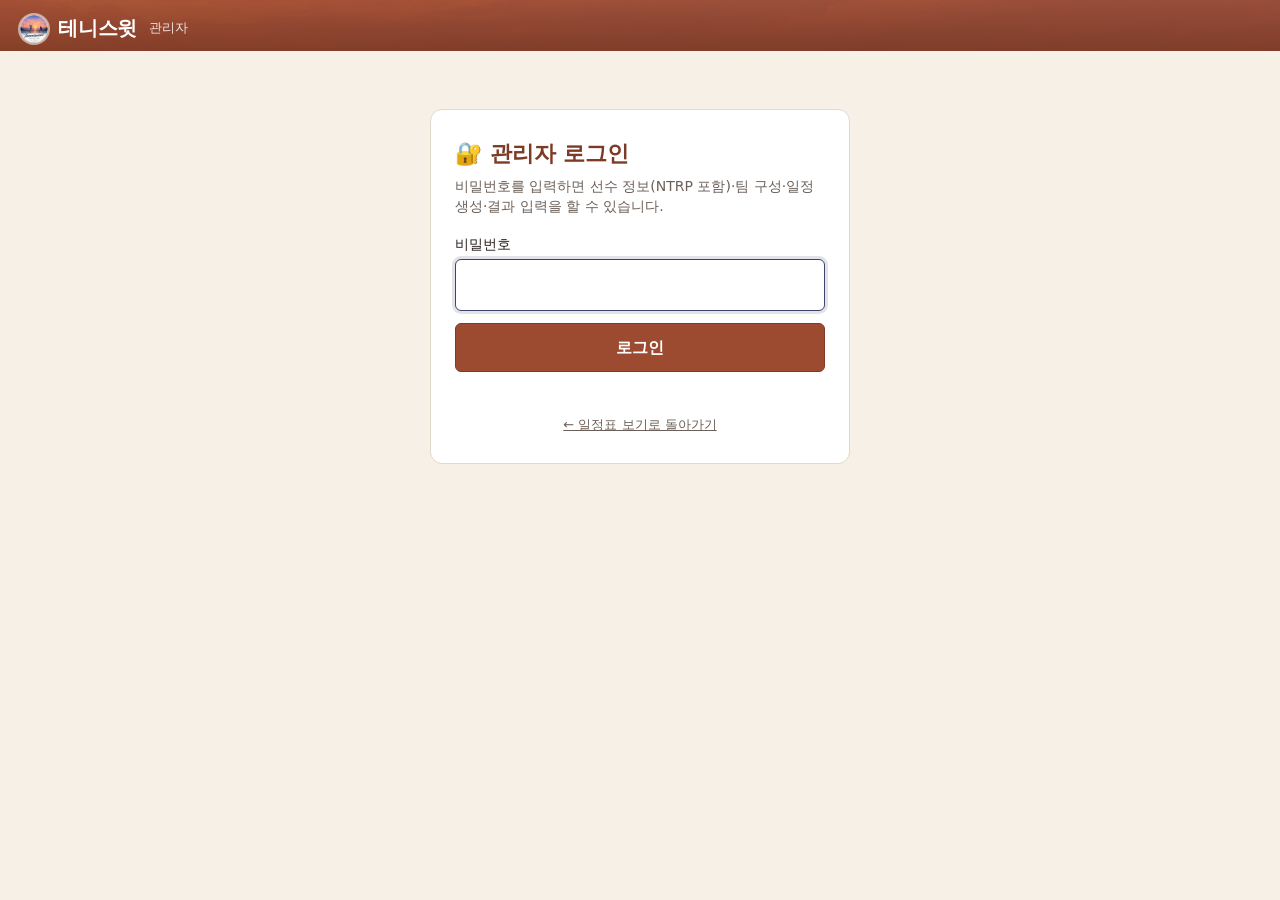
<file: admin.html>
<!doctype html>
<html lang="ko">
<head>
<meta charset="utf-8">
<meta name="viewport" content="width=device-width, initial-scale=1, viewport-fit=cover">
<link rel="manifest" href="manifest.webmanifest">
<meta name="theme-color" content="#9c4b30">
<link rel="icon" type="image/png" sizes="64x64" href="assets/icon-64.png">
<link rel="apple-touch-icon" sizes="180x180" href="assets/icon-180.png">
<meta name="apple-mobile-web-app-capable" content="yes">
<meta name="mobile-web-app-capable" content="yes">
<meta name="apple-mobile-web-app-title" content="테니스윗">
<meta name="apple-mobile-web-app-status-bar-style" content="black-translucent">
<title>테니스윗 관리자</title>
<link rel="stylesheet" href="https://fonts.googleapis.com/css2?family=Barlow+Condensed:wght@600;700&display=swap" data-font="1">
<link rel="stylesheet" href="style.css?gate=1">
<style>
  .login { max-width: 420px; margin: 40px auto; background: #fff; border: 1px solid var(--rule); border-radius: 12px; padding: 28px 24px; }
  .login h1 { font-size: 22px; margin: 0 0 6px; color: var(--court-deep); }
  .login p { color: var(--muted); font-size: 14px; margin: 0 0 18px; }
  .login input[type=password] { font-size: 18px; padding: 12px; }
  .login button { width: 100%; margin-top: 12px; padding: 12px; font-size: 16px; }
  .err { color: var(--danger); font-size: 14px; margin-top: 10px; min-height: 18px; }
  .back { display: block; text-align: center; margin-top: 16px; font-size: 13px; color: var(--muted); }
</style>
</head>
<body data-page="admin">
<script src="loader.js"></script>
<div id="gate">
  <header class="topbar"><div class="brand"><img class="mark" src="assets/logo-mark.webp" alt="" aria-hidden="true" width="28" height="28">테니스윗 <span>관리자</span></div></header>
  <main>
    <form class="login" id="login">
      <h1>🔐 관리자 로그인</h1>
      <p>비밀번호를 입력하면 선수 정보(NTRP 포함)·팀 구성·일정 생성·결과 입력을 할 수 있습니다.</p>
      <label>비밀번호 <input type="password" id="pw" autocomplete="current-password" autofocus required></label>
      <button type="submit" class="primary">로그인</button>
      <div class="err" id="err"></div>
      <a class="back" href="./">← 일정표 보기로 돌아가기</a>
    </form>
  </main>
</div>
<script>
(async () => {
  const ADMIN_SALT = 'tennisweet-v1';
  const ADMIN_HASH = 'd662b5254226a2bc02011aa385a0e4c734fe29f7ad067728c76b149ca396fd9e'; // PBKDF2 120k 검증값 (app.js 와 동일)
  const verifier = async (pw) => { const base = await crypto.subtle.importKey('raw', new TextEncoder().encode(pw), 'PBKDF2', false, ['deriveBits']); const bits = await crypto.subtle.deriveBits({ name: 'PBKDF2', salt: new TextEncoder().encode(ADMIN_SALT + '-verify'), iterations: 120000, hash: 'SHA-256' }, base, 256); return [...new Uint8Array(bits)].map((b) => b.toString(16).padStart(2, '0')).join(''); };
  const ok = async (pw) => !!pw && (await verifier(pw)) === ADMIN_HASH;
  // 로그인 성공 → 같은 페이지 안에 관리자 앱(index.html 의 화면)을 불러와 편집 모드로 실행
  async function boot() { document.title = '테니스윗 관리자'; await TennisweetLoader.boot({ page: 'admin' }); }
  if (await ok(sessionStorage.getItem('tennisweet.pw'))) { boot(); return; }
  const f = document.getElementById('login'), err = document.getElementById('err'), pwEl = document.getElementById('pw');
  f.addEventListener('submit', async (e) => {
    e.preventDefault(); err.textContent = '';
    if (!(await ok(pwEl.value))) { err.textContent = '비밀번호가 틀렸습니다.'; pwEl.select(); return; }
    sessionStorage.setItem('tennisweet.pw', pwEl.value); boot();
  });
})();
</script>
</body>
</html>
</file>
<file: style.css>
/* ============================================================
   테니스윗 — 디자인 시스템 "노을 클레이"
   팔레트: 클레이(--court) / 해 질 녘 남청(--accent) / 따뜻한 크림 배경(--bg) / 노을 노랑(--ball: 브랜드 점·진행 중 점)
   타입: 시간·코트·점수는 Barlow Condensed(스코어보드), 본문은 시스템 한글
   시그니처: 노을 그림 커버 + 시간대 띠(스코어보드) + 카드 가운데 네트(점선) + 당일 '진행 중' 표시
   ============================================================ */
:root {
  /* 노을: 클레이 + 해 질 녘 남청 + 화이트, 따뜻한 크림 배경 */
  --court: #9c4b30;        /* 클레이 */
  --court-deep: #7d3a25;
  --court-ink: #43201a;
  --accent: #3d4468;       /* 해 질 녘 남청 */
  --accent-deep: #2b3150;
  --accent-tint: #e6e8f2;
  --line: #ffffff;
  --ball: #f3d250;         /* 노을 노랑 — 브랜드 점, 진행 중 점 */
  --ball-deep: #d9b02f;
  --surround: #7d3a25;     /* 승리/완료 = 짙은 클레이 */
  --bg: #f6f0e7;           /* 따뜻한 크림 */
  --panel: #ffffff;
  --ink: #2a211d;
  --muted: #6b5f58;
  --rule: #e3d9cb;
  --win: #f6e4d8;
  --danger: #b3423a;
  --danger-bg: #fdeceb;
  --warn-bg: #fff6cc;
  /* 복식 종류 색: 혼복 자주 / 남복 블루 / 여복 로즈 */
  --fm: #6a3f7c; --fm-bg: #f0e6f3;
  --mm: #2f5d8a; --mm-bg: #e0eaf3;
  --ff: #b03060; --ff-bg: #fbe3ec;
  --display: "Barlow Condensed", "Arial Narrow", "Helvetica Neue", system-ui, sans-serif;
  --body: -apple-system, "Apple SD Gothic Neo", "Noto Sans KR", "Malgun Gothic", system-ui, sans-serif;
  --radius: 10px;
  --shadow: 0 1px 2px rgba(67, 32, 26, .06), 0 6px 18px -12px rgba(67, 32, 26, .25);
}
* { box-sizing: border-box; }
html { -webkit-text-size-adjust: 100%; }
body { margin: 0; font-family: var(--body); background: var(--bg); color: var(--ink); font-size: 15px; line-height: 1.45; }
main { max-width: 1100px; margin: 0 auto; padding: 18px 16px 40px; }
h1 { margin: 0; }
h2 { margin: 4px 0 14px; font-size: 20px; letter-spacing: -.01em; display: flex; align-items: center; gap: 10px; }
h2::before { content: ""; width: 6px; height: 22px; background: var(--accent); border-radius: 2px; }
h3 { margin: 22px 0 8px; font-size: 15px; color: var(--court-deep); letter-spacing: .02em; text-transform: uppercase; }
h3 .sub { text-transform: none; letter-spacing: 0; }
.hint { color: var(--muted); font-size: 13px; line-height: 1.5; }
code { background: #ebe9e0; color: var(--court-ink); padding: 1px 5px; border-radius: 4px; font-size: 12px; }
a { color: var(--court); }
:focus-visible { outline: 3px solid var(--accent); outline-offset: 2px; }
.topbar :focus-visible { outline-color: #fff; }

/* ---- 헤더: 잔디 코트 (포스터를 배경으로 은은하게) ---- */
.topbar {
  display: grid; grid-template-columns: auto minmax(0, 1fr); grid-template-areas: "brand actions" "tabs tabs"; align-items: center; gap: 8px 18px; padding: calc(14px + env(safe-area-inset-top)) max(20px, env(safe-area-inset-right)) 0 max(20px, env(safe-area-inset-left));
  background: linear-gradient(180deg, rgba(156,75,48,.88) 0%, rgba(125,58,37,.94) 100%), url("assets/cover.webp") center 62% / cover no-repeat, var(--court-deep);
  color: var(--line);
}
.brand { grid-area: brand; } .actions { grid-area: actions; justify-content: flex-end; } .tabs { grid-area: tabs; }
.brand { display: flex; align-items: center; gap: 10px; font-weight: 800; font-size: 20px; letter-spacing: -.01em; min-width: 0; white-space: nowrap; background: transparent; border: 0; color: #fff; padding: 0; font-family: inherit; cursor: pointer; text-align: left; }
.brand:hover { border: 0; }
.brand .mark { width: 28px; height: 28px; border-radius: 50%; flex: none; box-shadow: 0 0 0 2px rgba(255,255,255,.55); background: #faf9f0; }
.brand > span { font-weight: 500; font-size: 13px; opacity: .85; margin-left: 2px; }
.tabs { display: flex; gap: 2px; width: 100%; overflow-x: auto; -webkit-overflow-scrolling: touch; scrollbar-width: none; border-top: 1px solid rgba(255,255,255,.18); margin-top: 4px; } /* 서비스 라인 위에 탭 */
.tabs::-webkit-scrollbar { display: none; }
.tabs button { background: transparent; color: rgba(255,255,255,.85); border: 0; border-bottom: 3px solid transparent; padding: 10px 14px 9px; font-weight: 600; font-size: 14px; white-space: nowrap; cursor: pointer; border-radius: 0; }
.tabs button:hover { color: #fff; border-bottom-color: transparent; }
.tabs button.active { color: #fff; border-bottom-color: #fff; }
.actions { display: flex; flex-wrap: wrap; gap: 6px; }
.actions button { background: rgba(255,255,255,.1); color: #fff; border: 1px solid rgba(255,255,255,.35); padding: 6px 11px; border-radius: 6px; cursor: pointer; font-size: 13px; }
.actions button:hover { background: rgba(255,255,255,.18); border-color: rgba(255,255,255,.55); }
.actions button.primary-light { background: var(--accent); color: #fff; border-color: var(--accent-deep); font-weight: 700; }
.actions button.primary-light:hover { background: var(--accent-deep); }
.actions button.danger { border-color: rgba(255,170,160,.7); color: #ffd6d2; }
.banner { background: var(--accent-tint); border-bottom: 1px solid #d6c9ec; color: var(--accent-deep); padding: 7px 16px; font-size: 13px; text-align: center; }
.banner.editor-banner { background: #fbf1cf; border-color: #ecd98c; color: #6b4a10; }

/* ---- 카드 컨테이너 ---- */
.tab { display: none; background: var(--panel); padding: 18px; border-radius: var(--radius); border: 1px solid var(--rule); box-shadow: var(--shadow); }
.tab.active { display: block; }

/* ---- 컨트롤 ---- */
button { font: inherit; cursor: pointer; border: 1px solid var(--rule); background: #fff; color: var(--ink); padding: 7px 14px; border-radius: 6px; }
button:hover { border-color: #b8b6ad; }
button.primary { background: var(--court); color: #fff; border-color: var(--court-deep); font-weight: 600; }
button.primary:hover { background: var(--court-deep); }
button.small { padding: 2px 8px; font-size: 12px; }
input, select, textarea { font: inherit; padding: 7px 9px; border: 1px solid var(--rule); border-radius: 6px; width: 100%; background: #fff; color: var(--ink); }
input:focus, select:focus, textarea:focus { border-color: var(--accent); outline: none; box-shadow: 0 0 0 3px rgba(61,68,104,.15); }
label { display: flex; flex-direction: column; gap: 4px; font-size: 14px; }
label.radio, label.check { flex-direction: row; align-items: center; gap: 8px; }
label.radio input, label.check input { width: auto; }
label.inline { flex-direction: row; align-items: center; gap: 6px; }
fieldset { border: 1px solid var(--rule); border-radius: 8px; display: flex; flex-direction: column; gap: 6px; }
legend { padding: 0 6px; color: var(--muted); font-size: 13px; }
.grid2 { display: grid; grid-template-columns: 1fr 1fr; gap: 12px 20px; }
.span2 { grid-column: span 2; }
.row { display: flex; gap: 8px; align-items: center; flex-wrap: wrap; margin: 10px 0; }
.row textarea { flex: 1; min-width: 300px; }
.row > input { flex: 1; min-width: 160px; }
.row label input { flex: none; min-width: 0; width: auto; }
.row input[type=checkbox] { flex: none; min-width: 0; width: auto; }
details { margin: 6px 0; } summary { cursor: pointer; color: var(--muted); font-size: 13px; }
.mode-badge { display: inline-block; font-family: var(--body); font-size: 12px; font-weight: 700; letter-spacing: .03em; padding: 2px 9px; border-radius: 4px; background: var(--accent); color: #fff; }
.mode-badge:empty { display: none; }

/* ---- 표 ---- */
.table-wrap { overflow-x: auto; }
table.list, table.stand { width: 100%; border-collapse: collapse; margin: 8px 0 16px; font-size: 14px; }
table th, table td { border-bottom: 1px solid var(--rule); padding: 7px 8px; text-align: left; vertical-align: middle; }
table th { font-size: 12px; letter-spacing: .04em; color: var(--muted); font-weight: 600; text-transform: uppercase; background: #f6f5f0; }
table.stand td.num, table.stand th.num { text-align: center; width: 60px; font-family: var(--display); font-size: 16px; }
table.stand th.num { font-family: var(--body); font-size: 12px; }
tr.rank1 td:first-child { font-weight: 700; color: var(--surround); }
table.summary tr.hi td { background: var(--accent-tint); }
table.summary tr.lo td { background: var(--warn-bg); }
input.cell, select.cell { border-color: transparent; background: transparent; padding: 3px 6px; }
input.cell:hover, select.cell:hover { border-color: var(--rule); background: #fff; }
input.cell:focus, select.cell:focus { border-color: var(--accent); background: #fff; box-shadow: 0 0 0 3px rgba(61,68,104,.2); }
tr.inactive td, tr.inactive input.cell { color: var(--muted); }
#tbl-players { min-width: 860px; }
#tbl-players input.cell[data-field=name] { min-width: 90px; }
#tbl-players input.cell[type=time] { min-width: 110px; }
#tbl-players input.cell[data-field=note] { min-width: 100px; }
#tbl-players select.cell[data-field=gender] { min-width: 64px; }
#tbl-players input.cell[data-field=ntrp] { min-width: 64px; }
body.view-only #tbl-players { min-width: 0; }

/* ---- 팀 구성 / 칩 ---- */
.cards { display: grid; grid-template-columns: repeat(auto-fill, minmax(240px, 1fr)); gap: 12px; margin: 8px 0; }
.card { border: 1px solid var(--rule); border-radius: 8px; padding: 10px; background: #fbfaf6; display: flex; flex-direction: column; gap: 8px; }
.card-head { display: flex; align-items: center; gap: 8px; justify-content: space-between; }
.card-head input.unit-name { font-weight: 700; }
.chips { display: flex; flex-wrap: wrap; gap: 6px; }
.chip { display: inline-flex; align-items: center; gap: 4px; background: #f3e8df; color: var(--court-ink); border-radius: 14px; padding: 3px 9px 3px 10px; font-size: 13px; }
.chip small { color: var(--muted); }
.chip.muted { background: #efe8df; color: var(--muted); }
.chip .x { border: 0; background: transparent; padding: 0; margin: -3px -6px -3px 0; min-width: 28px; min-height: 28px; display: inline-flex; align-items: center; justify-content: center; color: var(--muted); font-size: 15px; line-height: 1; }
.chip .x:hover { color: var(--danger); }
select.add-player { font-size: 13px; }

/* ---- 일정표: 스코어보드 시간대 띠 ---- */
select.me { max-width: 260px; }
.slot { margin: 14px 0 22px; }
.slot-title {
  display: flex; align-items: baseline; gap: 10px; padding: 6px 14px; border-radius: 8px;
  background: linear-gradient(90deg, var(--court-deep), var(--court)); color: #fff;
  box-shadow: inset 0 -2px 0 rgba(255,255,255,.15);
}
.slot-title .t { font-family: var(--display); font-weight: 700; font-size: 30px; line-height: 1; letter-spacing: .01em; font-variant-numeric: tabular-nums; }
.slot-title .to { font-family: var(--display); font-size: 16px; opacity: .8; }
.slot-title .sub { color: rgba(255,255,255,.75); }
.slot-title .live { margin-left: auto; display: inline-flex; align-items: center; gap: 6px; font-size: 12px; font-weight: 700; letter-spacing: .06em; color: #fff; background: var(--accent); padding: 3px 10px; border-radius: 12px; box-shadow: 0 0 0 1.5px rgba(255,255,255,.6); }
.slot-title .live::before { content: ""; width: 8px; height: 8px; border-radius: 50%; background: var(--ball); animation: pulse 1.4s ease-in-out infinite; }
.slot.past .slot-title { background: #e4e6de; color: #5f524b; box-shadow: none; }
.slot.past .slot-title .sub { color: #5f524b; }
.slot.past .slot-title .to { opacity: 1; }
@keyframes pulse { 0%, 100% { opacity: 1; transform: scale(1); } 50% { opacity: .35; transform: scale(.7); } }
@media (prefers-reduced-motion: reduce) { .slot-title .live::before { animation: none; } }

.match-cards { grid-template-columns: repeat(auto-fill, minmax(300px, 1fr)); gap: 10px; }
.mcard { position: relative; border: 1px solid var(--rule); border-left: 5px solid var(--court); border-radius: 8px; background: #fff; padding: 10px 12px 10px 14px; display: flex; flex-direction: column; gap: 8px; box-shadow: var(--shadow); }
.mcard.t-fm { border-left-color: var(--fm); }
.mcard.t-mm { border-left-color: var(--mm); }
.mcard.t-ff { border-left-color: var(--ff); }
.mcard.decided .mhead .court { color: var(--court-deep); }
.mcard.mine { border-left-color: var(--accent); background: #f7f7fb; box-shadow: 0 0 0 2px rgba(61,68,104,.25), var(--shadow); }
.mcard.conflict { border-color: var(--danger); border-left-color: var(--danger); background: var(--danger-bg); }
.slot.past .mcard:not(.decided) { border-left-color: var(--rule); background: #fbfaf6; box-shadow: none; }
.mhead { display: flex; align-items: center; gap: 6px; flex-wrap: wrap; font-size: 13px; }
.mhead .court { font-family: var(--display); font-weight: 700; font-size: 22px; line-height: 1; color: var(--court); letter-spacing: .01em; }
.mhead .court small { font-family: var(--body); font-size: 12px; font-weight: 600; color: var(--muted); margin-left: 2px; }
.mhead .x { margin-left: auto; }
.mbody { display: grid; grid-template-columns: 1fr 22px 1fr; gap: 6px; align-items: center; }
.mbody .side { min-width: 0; padding: 4px 6px; border-radius: 6px; }
.mbody .side b { font-size: 16px; letter-spacing: -.01em; }
.mbody .side.w { background: var(--win); }
.mbody .side.w { position: relative; padding-right: 30px; }
.mbody .side.w::after { content: "승"; position: absolute; right: 6px; top: 50%; transform: translateY(-50%); font-size: 11px; font-weight: 700; color: #fff; background: var(--surround); border-radius: 10px; padding: 1px 7px; }
.mbody .side select { margin: 2px 0; width: 100%; }
.vs { position: relative; height: 100%; min-height: 34px; display: flex; align-items: center; justify-content: center; }
.vs::before { content: ""; position: absolute; top: 0; bottom: 0; left: 50%; border-left: 2px dashed #c3c9c0; }   /* 네트 */
.vs::after { content: "vs"; position: relative; font-size: 10px; font-weight: 700; color: var(--muted); background: #fff; padding: 1px 3px; border-radius: 3px; }
.mfoot { display: flex; align-items: center; gap: 12px; flex-wrap: wrap; }
.score { display: inline-flex; align-items: center; gap: 4px; }
.score input { width: 58px; height: 40px; font-family: var(--display); font-size: 24px; font-weight: 700; text-align: center; padding: 2px; border: 1px solid var(--rule); border-radius: 6px; color: var(--court-ink); background: #f8f7f2; font-variant-numeric: tabular-nums; }
.score input:disabled { background: #f3f2ec; color: var(--ink); opacity: 1; -webkit-text-fill-color: var(--ink); }
.score .colon { font-family: var(--display); font-weight: 700; font-size: 22px; color: var(--muted); }
.sub { font-size: 12px; color: var(--muted); }
.tag { display: inline-block; font-size: 11px; font-weight: 600; padding: 2px 7px; border-radius: 10px; background: #eeede6; color: var(--court-ink); margin-right: 2px; letter-spacing: .02em; }
.tag.type { background: var(--accent-tint); color: var(--accent-deep); font-size: 12px; padding: 2px 9px; }
.tag.type.fm { background: var(--fm-bg); color: var(--fm); }
.tag.type.mm { background: var(--mm-bg); color: var(--mm); }
.tag.type.ff { background: var(--ff-bg); color: var(--ff); }
.legend { display: flex; align-items: center; gap: 6px; flex-wrap: wrap; margin: 4px 0 10px; }
.tag.bad { background: var(--danger-bg); color: var(--danger); }
.tag.extra { background: var(--warn-bg); color: #7a5b00; }
.tbd { color: var(--muted); font-style: italic; }
.done { color: var(--surround); font-weight: 700; font-size: 13px; }
.warn { color: var(--danger); font-weight: 600; font-size: 12px; }
select.ed { width: auto; min-width: 90px; padding: 3px 6px; font-size: 13px; }
.no-print label.check { font-size: 13px; }

/* ---- 토너먼트 대진 ---- */
.bracket { display: flex; gap: 24px; overflow-x: auto; padding: 8px 0; }
.round { display: flex; flex-direction: column; justify-content: space-around; gap: 12px; min-width: 200px; }
.round h4 { margin: 0 0 4px; font-size: 13px; color: var(--muted); text-align: center; }
.match { border: 1px solid var(--rule); border-radius: 6px; overflow: hidden; background: #fff; font-size: 13px; }
.match div { padding: 5px 8px; display: flex; justify-content: space-between; }
.match div + div { border-top: 1px solid var(--rule); }
.match div.w { background: var(--win); font-weight: 600; }
.match .lbl { font-size: 11px; color: var(--muted); padding: 2px 8px; background: #f6f5f0; }

/* ---- 모드 ---- */
.only-view { display: none; }
body.view-only .only-editor { display: none !important; }
body.view-only .only-view { display: inline-block; }
body.view-only p.only-view { display: block; }
body.view-only footer .only-view { display: inline; }
body.view-only #tab-setup form { pointer-events: none; opacity: .6; }
body.view-only #form-player, body.view-only details, body.view-only #btn-generate, body.view-only .row:has(#chk-edit) { display: none; }
body.view-only td.only-editor, body.view-only th.only-editor { display: none; }
body.view-only #tbl-players th:last-child, body.view-only #tbl-players td:last-child { display: none; }
button.danger-text { border-color: transparent; color: var(--danger); background: transparent; }

/* ---- 모달 / 토스트 ---- */
.modal { position: fixed; inset: 0; background: rgba(67,32,26,.55); display: flex; align-items: center; justify-content: center; z-index: 50; padding: 16px; }
.modal[hidden] { display: none; }
.modal-card { background: #fff; border-radius: 12px; padding: 20px; max-width: 560px; width: 100%; max-height: 90vh; overflow: auto; }
.modal-card h3 { margin: 0 0 8px; text-transform: none; letter-spacing: 0; font-size: 18px; color: var(--ink); }
.modal-card .steps { padding-left: 20px; }
.modal-card .steps li { margin: 4px 0; }
.modal-card .err { color: var(--danger); font-size: 13px; min-height: 18px; }
.toast { position: fixed; left: 50%; bottom: 24px; transform: translateX(-50%); background: var(--accent-deep); color: #fff; padding: 10px 16px; border-radius: 20px; font-size: 14px; z-index: 60; box-shadow: 0 6px 20px rgba(43,49,80,.35); max-width: 92vw; }
.toast[hidden] { display: none; }

.print-header { display: none; }
footer { text-align: center; color: var(--muted); font-size: 12px; padding: 18px 16px 28px; }

/* ---- 모바일 ---- */
@media (max-width: 720px) {
  main { padding: 10px 8px 32px; }
  .tab { padding: 12px; border-radius: 8px; }
  .topbar { padding: calc(10px + env(safe-area-inset-top)) max(12px, env(safe-area-inset-right)) 0 max(12px, env(safe-area-inset-left)); gap: 6px 10px; grid-template-columns: 1fr; grid-template-areas: "brand" "actions" "tabs"; }
  .brand { font-size: 18px; flex-wrap: wrap; }
  .brand > span { flex-basis: 100%; margin: 0; }
  .actions { justify-content: flex-start; }
  .actions button { font-size: 12px; padding: 5px 9px; }
  .tabs { flex-wrap: wrap; overflow: visible; }
  .tabs button { padding: 9px 11px 8px; font-size: 13px; }
  h2 { font-size: 18px; }
  table.list, table.stand { font-size: 13px; }
  table th, table td { padding: 6px 4px; }
  table.stand td.num, table.stand th.num { width: auto; }
  .cards, .match-cards { grid-template-columns: 1fr; }
  .grid2 { grid-template-columns: 1fr; }
  .span2 { grid-column: span 1; }
  select.me { max-width: 100%; }
  .bracket .round { min-width: 160px; }
  input:not([type=checkbox]):not([type=radio]), select, button:not(.x) { min-height: 38px; }
  button.small { min-height: 36px; }
  input[type=checkbox], input[type=radio] { width: 20px; height: 20px; }
  .slot-title .t { font-size: 26px; }
}

/* ---- 인쇄 ---- */
@media print {
  body { background: #fff; font-size: 12px; }
  .topbar, footer, .hint, .actions, .banner, .no-print, #tab-setup, #tab-players, #tab-units, button, #toast, .modal { display: none !important; }
  .tab { display: none; border: 0; padding: 0; box-shadow: none; }
  #tab-schedule, #tab-standings { display: block !important; page-break-after: always; }
  .print-header { display: flex; align-items: center; gap: 14px; margin-bottom: 12px; }
  .print-header .mark { width: 64px; height: 64px; border-radius: 50%; }
  .print-header h1, .print-header p { margin: 0; }
  .slot-title { background: #eeede6 !important; color: #000; -webkit-print-color-adjust: exact; print-color-adjust: exact; }
  .slot-title .live { display: none; }
  .slot-title .sub, .slot-title .to { color: #000; opacity: 1; }
  .slot.past .slot-title, .slot.past .slot-title .sub, .slot.past .slot-title .to { color: #000; opacity: 1; }
  .slot.past .mcard { opacity: 1; }
  .mbody .side.w { outline: 1px solid #999; }
  .mbody .side.w::after { color: #000; background: none; border: 1px solid #000; }
  .mcard { box-shadow: none; break-inside: avoid; }
  .score input { border: 1px solid #999; width: 40px; height: 28px; font-size: 16px; }
  h2 { font-size: 16px; }
  #games-summary { page-break-inside: avoid; }
}

.autopub { display: inline-flex; flex-direction: row; align-items: center; gap: 6px; font-size: 13px; color: var(--muted); }
.autopub input { width: auto; min-height: 0; }

/* ---- 커버 (포스터 첫 화면) ---- */
body.cover-on header.topbar, body.cover-on #view-banner, body.cover-on main, body.cover-on footer { display: none !important; }
.cover { min-height: 100vh; min-height: 100dvh; background: var(--bg); color: var(--ink); display: grid; grid-template-rows: 1fr auto; }
.cover[hidden] { display: none; }
.cover-art { position: relative; overflow: hidden; display: flex; align-items: center; justify-content: center; background: radial-gradient(120% 80% at 50% 20%, #a85a3c 0%, var(--court-deep) 60%, #43201a 100%); }
.cover-art { min-height: 200px; }
.cover-art img { position: absolute; inset: 0; width: 100%; height: 100%; object-fit: cover; object-position: 76% 100%; display: block; }
.cover-art.noimg img { display: none; }
.cover-brand { position: absolute; top: 11%; left: 50%; width: min(76%, 620px); transform: translateX(-50%); pointer-events: none; z-index: 1; text-align: center; }
.cover-wordmark { width: 100%; aspect-ratio: 900 / 269; background: url("assets/wordmark.webp") center / contain no-repeat; filter: drop-shadow(0 4px 18px rgba(20,16,40,.45)); }
.cover-tagline { margin: clamp(8px, 1.6vh, 18px) 0 0; color: #fff; font: italic 400 clamp(19px, 2.3vw, 32px) / 1.2 "Instrument Serif", Georgia, "Times New Roman", serif; letter-spacing: .01em; white-space: nowrap; text-shadow: 0 2px 14px rgba(20,16,40,.7); }
.cover-art.noimg .cover-brand { display: none; }
@media (max-height: 520px) and (orientation: landscape) { .cover-brand { top: 8%; width: min(46%, 300px); } }
.cover-art-link { position: absolute; inset: 0; display: flex; align-items: flex-end; justify-content: flex-end; padding: 12px; color: #fff; text-decoration: none; }
.cover-art-link span { display: inline-flex; align-items: center; min-height: 36px; padding: 6px 14px; border-radius: 999px; font-size: 14px; font-weight: 700; background: rgba(67,32,26,.78); box-shadow: 0 0 0 1px rgba(255,255,255,.4); }
.cover-art-link:hover span { background: rgba(67,32,26,.95); }
.cover-fallback { display: none; flex-direction: column; align-items: center; gap: 6px; padding: 60px 20px; text-align: center; }
.cover-art.noimg .cover-fallback { display: flex; }
.cover-fallback .y { font-family: var(--display); font-size: 72px; font-weight: 700; letter-spacing: .3em; line-height: 1; }
.cover-fallback .c { font-family: var(--display); font-size: 22px; letter-spacing: .6em; color: var(--ball); }
.cover-fallback .t { font-size: 48px; font-weight: 800; letter-spacing: .2em; margin-top: 18px; }
.cover-menu { padding: 16px 16px calc(20px + env(safe-area-inset-bottom)); display: grid; gap: 10px; max-width: 560px; width: 100%; margin: 0 auto; }
.cover-title { display: flex; align-items: center; gap: 12px; padding: 0 4px 2px; }
.cover-title .mark { width: 52px; height: 52px; border-radius: 50%; flex: none; box-shadow: 0 0 0 1px var(--rule); background: #faf9f0; }
.cover-title > div { display: flex; flex-direction: column; gap: 2px; min-width: 0; }
.cover-title #cover-name { font-weight: 800; font-size: 18px; }
.cover-title .sub { color: var(--muted); }
.cover-menu button.cover-copy { margin-left: auto; flex: none; min-height: 36px; padding: 6px 12px; font-size: 13px; border-radius: 999px; white-space: nowrap; display: inline-flex; align-items: center; gap: 5px; } /* 홈 화면 앱에서 주소를 건네는 버튼 */
.cover-menu button { border: 1px solid var(--rule); background: var(--panel); color: var(--ink); padding: 14px 16px; font-size: 16px; font-weight: 700; border-radius: 10px; min-height: 52px; }
.cover-menu button:hover { background: #fbf6f0; border-color: #cdbfb0; }
.cover-menu button.menu-main { background: var(--court); border-color: var(--court); color: #fff; font-size: 18px; }
.cover-menu button.menu-main:hover { background: var(--court-deep); border-color: var(--court-deep); }
.cover-grid { display: grid; grid-template-columns: repeat(2, 1fr); gap: 8px; }
.cover-grid button.only-view { display: none; }
body.view-only .cover-grid button.only-view { display: block; grid-column: span 2; background: transparent; color: var(--muted); font-weight: 500; font-size: 14px; min-height: 44px; }
@media (min-width: 900px) {
  .cover { grid-template-columns: 1fr 380px; grid-template-rows: 1fr; }
  .cover-menu { align-self: center; padding: 32px 28px; background: none; }
}
@media print { .cover { display: none !important; } body.cover-on main { display: block !important; } }
#form-player [name=ntrp] { flex: 0 0 100px; min-width: 0; }
#form-player [name=name] { flex: 1 1 160px; }
.mfoot .clear-score { margin-left: auto; color: var(--muted); }
.mfoot .clear-score:hover { color: var(--danger); border-color: var(--danger); }

/* ---- 이미지 저장 ---- */
.image-card { max-width: 720px; }
.image-wrap { max-height: 60vh; overflow: auto; border: 1px solid var(--rule); border-radius: 8px; background: #f6f5f0; }
.image-wrap img { display: block; width: 100%; height: auto; }
a.btn-like { display: inline-block; border: 1px solid var(--court-deep); background: var(--court); color: #fff; padding: 7px 14px; border-radius: 6px; text-decoration: none; font-weight: 600; }
.capturing .no-print, .capturing .actions, .capturing .banner { display: none !important; }
/* 코트 예약 이미지 저장: 월 전체 표만 (넓은 배치 고정, 폰 배치·설정 숨김) */
body.capturing #ct-view .ct-wide { display: block !important; } body.capturing #ct-view .ct-narrow, body.capturing #ct-view .ct-settings { display: none !important; }
body.capturing #ct-view .capture-legend { margin: 0 0 8px 14px; }
body.capturing #ct-view .ct-cell.me { box-shadow: none; font-weight: 600; } /* '내 예약' 강조는 보는 사람마다 달라 공유 이미지에는 뺀다 */
body.capturing #ct-view .ct-cell.on { opacity: 1 !important; } body.capturing #ct-view .sel { background: transparent !important; color: inherit !important; } /* 고른 날짜 강조·'내 예약만' 흐림도 뺀다 */

/* ---- 방문자 순위 포디움 (3위까지) ---- */
.podium { list-style: none; padding: 0; margin: 8px 0 12px; display: grid; gap: 8px; }
.podium li { display: grid; grid-template-columns: 40px 1fr auto; align-items: center; gap: 10px; padding: 12px 14px; border-radius: 10px; border: 1px solid var(--rule); background: #fff; }
.podium li.p1 { background: linear-gradient(90deg, #fff8dc, #fff); border-color: #e6d28a; }
.podium li.p2 { background: linear-gradient(90deg, #f3f4f6, #fff); }
.podium li.p3 { background: linear-gradient(90deg, #f8ede4, #fff); }
.podium .medal { font-size: 24px; }
.podium .pname { font-weight: 800; font-size: 18px; }
.podium .pstat { font-family: var(--display); font-size: 16px; color: var(--muted); }

/* ---- 아이콘 ---- */
.ic { width: 18px; height: 18px; vertical-align: -4px; margin-right: 6px; flex: none; }
.tabs button .ic { width: 17px; height: 17px; opacity: .9; }
.cover-menu button { display: flex; align-items: center; justify-content: center; white-space: nowrap; }
.cover-menu button .ic { width: 20px; height: 20px; margin-right: 8px; }
.cover-menu button.menu-main .ic { width: 22px; height: 22px; }
.actions button .ic { width: 15px; height: 15px; vertical-align: -3px; margin-right: 4px; }
@media (max-width: 720px) { .tabs button .ic { width: 16px; height: 16px; margin-right: 4px; } }

/* 회식 장소 */
.venue-card { background: #fff; border: 1px solid var(--rule); border-radius: 12px; padding: 18px; max-width: 560px; }
.venue-head { display: flex; align-items: center; flex-wrap: wrap; gap: 8px; font-size: 21px; color: var(--court-deep); padding-bottom: 12px; margin-bottom: 4px; border-bottom: 2px dashed var(--rule); }
.venue-head .ic { width: 22px; height: 22px; color: var(--accent); }
.venue-time { margin-left: auto; white-space: nowrap; font-family: 'Barlow Condensed', system-ui, sans-serif; font-size: 20px; font-weight: 700; color: var(--accent); }
.vrow { display: flex; gap: 12px; padding: 9px 0; border-bottom: 1px solid var(--rule); font-size: 15px; }
.vrow:last-of-type { border-bottom: 0; }
.vk { flex: 0 0 76px; color: var(--muted); font-size: 13px; font-weight: 700; padding-top: 1px; }
.vv { flex: 1; color: var(--ink); font-weight: 600; word-break: keep-all; }
.vv a { color: var(--court-deep); }
.venue-map { margin-top: 14px; border: 1px solid var(--rule); border-radius: 10px; overflow: hidden; background: var(--bg); aspect-ratio: 4 / 3; }
.venue-map iframe { display: block; width: 100%; height: 100%; border: 0; }
@media (min-width: 560px) { .venue-map { aspect-ratio: 16 / 10; } }
.venue-maps { display: flex; flex-wrap: wrap; gap: 8px; margin-top: 14px; }
.mapbtn { display: inline-flex; align-items: center; gap: 6px; padding: 9px 13px; border: 1px solid var(--rule); border-radius: 999px; background: var(--bg); color: var(--court-deep); font-size: 14px; font-weight: 700; text-decoration: none; }
.mapbtn:hover { background: color-mix(in srgb, var(--court) 10%, #fff); border-color: var(--court); }
.mapbtn .ic { width: 16px; height: 16px; }
#form-venue { margin-top: 22px; padding-top: 18px; border-top: 1px solid var(--rule); }
.venue-head b { word-break: keep-all; }
@media (max-width: 560px) { .venue-card { padding: 14px; } .venue-head { font-size: 18px; } .vk { flex-basis: 62px; } }
@media (max-width: 460px) { .venue-time { flex-basis: 100%; margin-left: 30px; font-size: 18px; } }

.cover-grid button { font-size: 15px; padding: 13px 10px; }
@media (max-width: 380px) { .cover-grid button { font-size: 14px; padding: 12px 6px; } .cover-menu button .ic { margin-right: 6px; } }

/* ---- 대회 페이지 (이번 대회 · 지난 대회) ---- */
.tour-card { border: 1px solid var(--rule); border-radius: 12px; padding: 14px 16px; background: #fff; box-shadow: var(--shadow); }
.tour-head { display: flex; flex-direction: column; gap: 2px; font-size: 18px; margin-bottom: 4px; }
.tour-item { text-align: left; cursor: pointer; align-items: flex-start; font: inherit; }
.tour-item:hover { border-color: var(--court); background: #fbf6f0; }
.chip.f { background: var(--ff-bg); color: var(--ff); }
.tabs .tab-sub { display: none; } /* 대회 설정·팀 구성·일정표·순위·회식은 '대회' 탭 안에서 진입 (방문자·관리자 동일) */
.score-text { display: inline-flex; align-items: center; gap: 6px; font-family: var(--display); font-size: 24px; font-weight: 700; color: var(--court-ink); font-variant-numeric: tabular-nums; }
.score-text .colon { font-size: 20px; color: var(--muted); }
.tour-item.live { border-color: var(--accent); background: #f7f7fb; }

/* ---- 첫 화면: 정기 모임 큰 버튼 ---- */
.cover-menu button.menu-main { flex-direction: column; gap: 3px; min-height: 66px; padding: 12px 16px; }
.cover-menu .mm-row { display: inline-flex; align-items: center; }
.cover-menu button.menu-main small { font-size: 13px; font-weight: 500; color: rgba(255,255,255,.8); white-space: normal; }
.cover-grid button.only-view { grid-column: span 2; }
/* ---- 정기 모임 ---- */
#wk-admin { margin-bottom: 6px; }
#wk-admin .row label.inline input, #wk-admin .row label.inline select { width: auto; }
button.chip { cursor: pointer; border: 1px solid transparent; padding: 5px 12px; border-radius: 18px; min-height: 38px; font-size: 15px; font-weight: 600; background: #efe8df; color: var(--ink); }
button.chip:hover { border-color: var(--court); }
.chip.on { background: var(--court); color: #fff; }
.chip.on.f { background: var(--ff); } .chip.on.m { background: var(--mm); }
button.chip.sel { outline: 3px solid var(--ball); outline-offset: 1px; }
.chip.guest { border: 1px dashed var(--muted); }
.chip.add { background: #fff; border: 1px dashed var(--court); color: var(--court); }
.chip.me::before { content: "★ "; color: var(--ball-deep); }
.chip.on.me::before { color: var(--ball); }
.wk-chip small { margin-left: 4px; font-size: 12px; color: inherit; opacity: .85; font-family: var(--display); font-weight: 600; letter-spacing: .02em; }
.wk-sessions { margin: 0 0 12px; }
.wk-head { display: flex; align-items: baseline; gap: 10px; flex-wrap: wrap; margin: 2px 0 6px; }
.wk-weather { display: flex; flex-direction: column; gap: 2px; margin: 8px 0 6px; padding: 9px 12px; border-radius: 10px; background: var(--accent-tint); color: var(--ink); font-size: 14px; line-height: 1.4; }
.wk-weather:empty { display: none; }
.wx-ic { margin-right: 5px; }
.wx-src { font-size: 12px; color: var(--muted); }
.wx-src a { color: inherit; }
.wk-date { font-family: var(--display); font-size: 30px; font-weight: 700; color: var(--court-deep); line-height: 1; }
.wk-panel { border: 1px solid var(--rule); border-radius: 10px; background: #fbfaf6; padding: 12px; margin: 12px 0; }
.wk-panel-head { display: flex; align-items: center; gap: 10px; flex-wrap: wrap; margin-bottom: 6px; font-size: 17px; }
.wk-panel-head input { max-width: 220px; }
.wk-gender { display: inline-flex; gap: 4px; }
.wk-hours { display: flex; align-items: center; gap: 6px; flex-wrap: wrap; margin: 6px 0; }
.wk-hours .lbl { flex: 0 0 34px; color: var(--muted); font-size: 13px; font-weight: 700; }
.hbtn { min-width: 48px; min-height: 42px; font-family: var(--display); font-size: 21px; font-weight: 700; padding: 4px 8px; }
.hbtn.sel { background: var(--court); color: #fff; border-color: var(--court-deep); }
.wk-status-row { display: flex; align-items: center; gap: 8px; min-height: 22px; margin: 6px 0; }
#wk-status.bad { color: var(--danger); }
button.big { font-size: 17px; padding: 12px 20px; }
.mcard.wk { cursor: pointer; user-select: none; }
.mcard.wk.decided { opacity: .55; border-left-color: var(--rule); background: #f6f5f0; }
.mcard.wk:hover { box-shadow: 0 0 0 2px rgba(156,75,48,.25), var(--shadow); }
.tag.wk-done { background: var(--win); color: var(--surround); margin-left: auto; }
.wk-filter .chip.on { background: var(--accent); }
/* ---- 관리자 모드 구별: 퍼플 헤더 ---- */
body.editor .topbar { background: linear-gradient(180deg, rgba(61,68,104,.9) 0%, rgba(43,49,80,.95) 100%), url("assets/cover.webp") center 62% / cover no-repeat, var(--accent-deep); }
body.editor .actions button.primary-light { background: var(--court); border-color: var(--court-deep); }
body.editor .tabs button.active { border-bottom-color: var(--ball); }
.wk-summary { margin-top: 14px; } .wk-summary summary { font-weight: 700; color: var(--court-deep); }
.wk-opp { margin-top: 8px; } .wk-opp > summary { font-weight: 700; color: var(--court-deep); font-size: 13px; } .wk-opp td.list { white-space: normal; font-size: 12.5px; line-height: 1.5; min-width: 120px; } .wk-opp td.list b { color: var(--warn, #b45309); } /* 상대·파트너 통계 (펼침) */
.wk-opp td.list b.x3 { color: #dc2626; } .wk-picker .chip small .warn { color: #dc2626; font-weight: 700; } /* 같은 조합 3회 이상 = 조정 권장 */
.wk-gen { margin: 12px 0; }
.wk-types { margin: -4px 0 12px; align-items: center; gap: 6px; } /* 생성할 때 고르는 경기 종류: 뺀 종류는 흐리게 */
.wk-types .chip:not(.on) { background: transparent; border: 1px dashed var(--muted); color: var(--muted); text-decoration: line-through; }
.wk-types .hint { flex-basis: 100%; margin: 0; }
.wk-admin-rows { display: flex; flex-direction: column; gap: 4px; margin: 6px 0 10px; }
.wk-admin-row { display: flex; align-items: center; gap: 10px; padding: 6px 10px; border: 1px solid var(--rule); border-radius: 8px; background: #fbfaf6; }
.wk-admin-row .sub { flex: 1; }
button.wk-del { border-color: var(--danger); color: var(--danger); background: #fff; font-weight: 700; }
button.wk-del:hover { background: var(--danger-bg); }
/* 게스트는 주황 계열로 구별 */
.chip.guest { border: 1px dashed #b45f06; color: #7a3f00; background: #fff3e0; }
.chip.on.guest { border: 2px dashed rgba(255,255,255,.9); color: #fff; } /* 게스트도 남(파랑)·여(로즈) 색은 그대로, 점선 테두리 + G 로 구별 */
.chip.on.guest.m { background: var(--mm); } .chip.on.guest.f { background: var(--ff); }
.gmark { display: inline-block; font-size: 11px; font-weight: 800; letter-spacing: .02em; background: #d97706; color: #fff; border-radius: 6px; padding: 0 4px; margin-right: 5px; }
.chip.guest:not(.on) .gmark { background: #fde3c4; }
.ymark { display: inline-block; font-size: 11px; font-weight: 700; background: #0ea5e9; color: #fff; border-radius: 6px; padding: 0 4px; margin-right: 5px; } /* 양보 (경기 수를 1 적게) */
.gname.m, .pname.m { color: var(--mm); } .gname.f, .pname.f { color: var(--ff); } /* 표의 이름: 남 파랑 · 여 로즈 (글자 표시 대신 색으로) */
.mcard .gname::after, table .gname::after { content: " G"; font-size: 11px; font-weight: 800; color: #d97706; }
.tag.type.mix { background: #dff3f5; color: #0e7c86; } .mcard.t-mix { border-left-color: #0e7c86; }
.tag.gtag { background: #fde3c4; color: #7a3f00; }
.wk-ch-row { display: flex; align-items: center; gap: 8px; flex-wrap: wrap; flex-basis: 100%; }
.wk-ch-row #wk-court-hours { display: inline-flex; gap: 6px; flex-wrap: wrap; }
.wk-ch { font-family: var(--display); font-size: 15px; }

/* 정기 모임 조 조정 */
.mcard.wk.adjusting { cursor: default; }
.mcard.wk.adjusting:hover { box-shadow: var(--shadow); }
.nm-btn { font: inherit; font-weight: 800; color: inherit; background: color-mix(in srgb, var(--court) 8%, #fff); border: 1px dashed color-mix(in srgb, var(--court) 45%, #fff); border-radius: 8px; padding: 3px 8px; cursor: pointer; }
.nm-btn:hover { background: color-mix(in srgb, var(--court) 16%, #fff); }
.nm-btn.sel { background: var(--accent); border-color: var(--accent-deep); color: #fff; }
.nm-btn.sel .gname, .nm-btn.sel .pname { color: #fff; }
.wk-picker { margin-top: 10px; padding: 10px; border-top: 1px dashed var(--rule); }
.wk-picker .sub { margin-bottom: 6px; }
.wk-picker .chip small { margin-left: 4px; opacity: .75; font-weight: 500; }
#wk-adjust .ic { width: 13px; height: 13px; margin-right: 4px; }
#wk-adjust.on, #wk-types-toggle.on { background: var(--accent); border-color: var(--accent-deep); color: #fff; }
#btn-refresh .ic { width: 15px; height: 15px; }
#btn-refresh.spin .ic { animation: spin 1s linear infinite; }
@keyframes spin { to { transform: rotate(360deg); } }
@media (max-width: 600px) { #btn-refresh .lbl, #btn-print .lbl { display: none; } #btn-refresh, #btn-print { padding: 6px 8px; } }
.mcard.wk.decided { opacity: .45; filter: saturate(.6); }
.mcard.wk.decided.picking { opacity: 1; filter: none; } /* 조 조정 중 후보 목록이 열린 완료 카드는 흐리게 하지 않음 */

/* 정기 모임 대진표 제목 + 지니 마스코트 */
.wk-title { display: flex; align-items: center; gap: 14px; margin: 18px 0 4px; }
.wk-title h3 { margin: 0; font-size: 20px; color: var(--court-deep); }
.wk-title .sub { display: block; margin-top: 2px; }
.genie { width: 110px; height: 96px; flex: 0 0 auto; filter: drop-shadow(0 4px 6px rgba(20,10,40,.18)); animation: genie-float 3.2s ease-in-out infinite; }
@keyframes genie-float { 0%, 100% { transform: translateY(0); } 50% { transform: translateY(-5px); } }
@media (prefers-reduced-motion: reduce) { .genie { animation: none; } }
@media (max-width: 480px) { .genie { width: 88px; height: 76px; } .wk-title h3 { font-size: 18px; } }
@media print { .genie { animation: none; } }

/* 선수 탭: 대회 전용 열은 진행 중인 대회가 있을 때만 */
#tab-players.no-tour .tour-col { display: none !important; }

/* 관리자: 기록 모아보기 */
#wk-records > summary { font-weight: 700; color: var(--court-deep); font-size: 14px; }
#wk-records h4 { margin: 14px 0 6px; font-size: 14px; color: var(--ink); }
table.stand.wkr td.num, table.stand.wkr th.num { width: 44px; font-size: 15px; }
table.stand.wkr td.wkr-pairs { font-size: 12px; white-space: nowrap; }
table.stand.wkr td.wkr-pairs small { margin: 0 2px 0 1px; color: var(--muted); }
tr.rec-row { cursor: pointer; } tr.rec-row:hover td { background: color-mix(in srgb, var(--court) 6%, #fff); } tr.rec-row.sel td { background: color-mix(in srgb, var(--accent) 12%, #fff); }
.wkr-detail { margin-top: 12px; padding-top: 8px; border-top: 1px dashed var(--rule); }
.wkr-detail h4 { display: flex; align-items: center; gap: 8px; flex-wrap: wrap; }
.wkr-lists { align-items: flex-start; gap: 18px; font-size: 13px; } .wkr-lists small { margin: 0 2px 0 1px; color: var(--muted); }

/* 정기 모임: 경기 기록(점수) */
.sc-btn { margin-left: auto; display: inline-flex; align-items: center; font-size: 12px; font-weight: 700; padding: 3px 9px; border-radius: 999px; border: 1px solid var(--rule); background: #fff; color: var(--muted); cursor: pointer; }
.sc-btn.on { background: var(--accent); border-color: var(--accent-deep); color: #fff; }
.tag.wk-score { font-family: var(--display); font-size: 15px; font-weight: 700; color: var(--court-deep); background: color-mix(in srgb, var(--court) 10%, #fff); letter-spacing: .02em; }
.wk-score-ed { display: flex; align-items: center; gap: 6px; flex-wrap: wrap; margin-top: 10px; padding-top: 8px; border-top: 1px dashed var(--rule); font-size: 13px; }
.wk-score-ed input { width: 56px; text-align: center; font-family: var(--display); font-size: 18px; padding: 4px; }
.wk-score-ed b { font-size: 18px; color: var(--muted); }
.mcard.wk.scoring { opacity: 1; }
.mcard.wk .side.w::after { content: "승"; }

/* 정기 모임: 실제 코트 번호 */
.wk-cn-btn { font-size: 12px; } .wk-cn-btn.on { background: var(--accent); border-color: var(--accent-deep); color: #fff; }
.wk-cn-form { padding: 8px 10px; border: 1px dashed var(--rule); border-radius: 10px; background: #fff; }
.wk-cn-form input { text-align: center; }

.hbtn.half { font-size: 15px; letter-spacing: -.02em; }
.hbtn.career { font-family: inherit; font-size: 14px; letter-spacing: -.02em; white-space: nowrap; }

/* ============ 코트 예약 현황 ============ */
.cover-grid button.span2 { grid-column: span 2; }
.ct-head { display: flex; align-items: center; justify-content: space-between; gap: 10px; flex-wrap: wrap; margin: 4px 0 8px; }
.ct-nav { display: flex; align-items: center; gap: 8px; }
.ct-nav h3 { margin: 0; font-size: 19px; color: var(--court-deep); text-transform: none; letter-spacing: -.01em; white-space: nowrap; }
.ct-actions { display: flex; align-items: center; gap: 8px; flex-wrap: wrap; }
.ct-actions .ic { width: 13px; height: 13px; margin-right: 4px; }
.ct-legend { display: flex; align-items: center; gap: 8px; flex-wrap: wrap; margin: 0 0 8px; }
.ct-swatch { padding: 1px 9px; border-radius: 999px; font-weight: 700; color: var(--ink); }
.ct-table { border-collapse: separate; border-spacing: 0; width: 100%; background: #fff; border: 1px solid var(--rule); border-radius: 10px; overflow: hidden; table-layout: fixed; }
.ct-table th, .ct-table td { border-right: 1px solid #e6dfd5; border-bottom: 1px solid #e6dfd5; padding: 0; text-align: center; font-size: 13px; height: 38px; }
.ct-table tr > :last-child { border-right: 0; }
.ct-table .ct-dow { background: var(--court-deep); color: #fff; font-weight: 700; font-size: 14px; height: 34px; border-right-color: rgba(255,255,255,.22); border-bottom: 0; }
.ct-table thead .ct-lbl { background: var(--court-deep); border-bottom: 0; }
.ct-table .ct-lbl { width: 46px; color: var(--muted); font-weight: 600; font-size: 12px; background: #fafaf7; }
.ct-table .ct-time, .ct-table .ct-day { color: var(--ink); font-family: var(--display); font-size: 16px; font-weight: 700; }
.ct-table .ct-day { font-family: var(--body); font-size: 12px; font-weight: 500; width: 58px; line-height: 1.15; } .ct-table .ct-day b { font-size: 14px; margin-right: 1px; }
.ct-dates th { background: #f3ece3; height: 32px; border-top: 6px solid var(--bg); }
.ct-table tbody:first-of-type .ct-dates th { border-top: 0; }
.ct-date { font-family: var(--display); font-size: 17px; font-weight: 700; color: var(--court-deep); letter-spacing: .01em; }
.ct-date.out, .ct-day.out { color: #b9bdb6; } .ct-date.today, .ct-day.today { color: var(--accent); box-shadow: inset 0 -3px 0 var(--accent); }
.ct-courts th { color: var(--muted); font-weight: 500; font-size: 12px; height: 26px; background: #fff; }
.ct-table .first { border-left: 2px solid #b5a596; }
.ct-cell { color: var(--ink); font-weight: 600; white-space: nowrap; overflow: hidden; text-overflow: ellipsis; }
.ct-cell.on.c0, .ct-swatch.c0 { background: #dde7f4; } .ct-cell.on.c1, .ct-swatch.c1 { background: #e8e0f0; } .ct-cell.on.c2, .ct-swatch.c2 { background: #f7e1d4; }
.ct-cell.out { opacity: .45; } .ct-cell.today:not(.on) { background: color-mix(in srgb, var(--accent) 5%, #fff); }
.ct-cell.me { box-shadow: inset 0 0 0 2px var(--accent); font-weight: 800; }
/* 내 예약만 보기: 다른 사람 칸은 흐리게 */
#tab-courts.ct-mine .ct-cell.on:not(.me) { opacity: .22; } #tab-courts.ct-mine .ct-cell.me { opacity: 1; }
.ct-mine-box { margin: 0 0 10px; padding: 10px 12px; border: 1px solid #dfe3dc; border-left: 4px solid var(--accent); border-radius: 10px; background: #fff; }
.ct-mine-box .sub { margin: 0 0 6px; } .ct-mine-box .chips { margin-top: 4px; } .ct-mine-box .chip small { margin-left: 2px; }
#tab-courts.ct-editing .ct-cell { cursor: pointer; } #tab-courts.ct-editing .ct-cell:hover, #tab-courts.ct-editing .ct-cell:focus-visible { outline: 2px solid var(--accent); outline-offset: -2px; }
.ct-cell .plus { color: #c6cbc3; font-weight: 400; }
.ct-palette { margin: 6px 0 10px; padding: 10px 12px; border: 1px dashed var(--court); border-radius: 10px; background: #fff; }
.ct-palette .hint { margin: 8px 0 0; }
.chip.eraser { border: 1px dashed var(--muted); background: #fff; color: var(--muted); } .chip.eraser.on { background: var(--muted); color: #fff; }
.ct-cell.chg { outline: 2px dashed var(--accent); outline-offset: -2px; }
.ct-cell.chg:not(.on) { background: repeating-linear-gradient(135deg, #fff, #fff 5px, var(--accent-tint) 5px, var(--accent-tint) 10px); }
.ct-wide { display: none; } .ct-narrow { display: grid; gap: 10px; }
.ct-week .ct-cell, .ct-week th { font-size: 12.5px; }
@media (min-width: 860px) { .ct-wide { display: block; } .ct-narrow { display: none; } .ct-table th, .ct-table td { font-size: 14px; height: 42px; } .ct-table .ct-lbl { width: 58px; } }
.ct-tally { margin-top: 10px; } .ct-settings { margin-top: 12px; }
.ct-names { margin: 8px 0 4px; } .ct-names .chip { border: 0; cursor: pointer; font-size: 14px; padding: 6px 12px; }

/* 코트 예약: 날짜별 보기 */
.ct-daycard { background: #fff; border: 1px solid var(--rule); border-radius: 12px; padding: 12px 14px 14px; box-shadow: var(--shadow); margin-bottom: 14px; }
.ct-dayhead { display: flex; align-items: center; gap: 8px; flex-wrap: wrap; margin-bottom: 10px; }
.ct-dayname { font-family: var(--display); font-size: 24px; letter-spacing: .01em; color: var(--court-deep); min-width: 96px; text-align: center; }
.ct-dayname .tag { font-family: var(--body); font-size: 11px; vertical-align: 4px; }
.ct-dpick input { width: auto; padding: 4px 6px; }
#ct-dtoday.on { background: var(--court); border-color: var(--court-deep); color: #fff; }
.ct-daytable th, .ct-daytable td { height: 48px; font-size: 16px; }
.ct-daytable .ct-courts th { height: 30px; font-size: 13px; }
.ct-daytable .ct-cell.today:not(.on) { background: #fff; }
.ct-monthtitle { margin: 0 0 6px; font-size: 14px; color: var(--muted); font-weight: 600; }
.ct-date[data-ct-day], .ct-day[data-ct-day] { cursor: pointer; }
.ct-date.sel { background: var(--accent-tint); color: var(--accent); } .ct-table .ct-day.sel { background: var(--accent-tint); color: var(--accent); }

.ct-table thead .ct-courts .ct-lbl { background: #fafaf7; border-bottom: 1px solid #e6dfd5; }
.ct-table .ct-day { width: 66px; white-space: nowrap; }

.ct-daycard[hidden] { display: none; }
.ct-table.ct-7 { min-width: 1000px; } .ct-table.ct-7 th, .ct-table.ct-7 td { font-size: 13px; }

.wk-ch { display: inline-flex; align-items: center; gap: 6px; padding: 4px 8px; border: 1px solid var(--rule); border-radius: 8px; background: #fff; } .wk-ch label.inline { font-family: var(--body); font-size: 13px; } .wk-ch input { padding: 3px 6px; }

.ct-table .ct-time { font-size: 14px; white-space: nowrap; } .ct-daytable .ct-lbl, .ct-wide .ct-table .ct-lbl { width: 70px; }

/* 대진 생성 중 표시 (계산이 화면을 멈추는 동안에도 transform 애니메이션은 계속 돈다) */
.wk-busy { position: fixed; inset: 0; z-index: 60; display: flex; align-items: center; justify-content: center; padding: 16px; background: rgba(67, 32, 26, .45); }
.wk-busy[hidden] { display: none; }
.wk-busy-card { display: grid; justify-items: center; gap: 6px; background: #fff; border-radius: 16px; padding: 22px 26px 20px; min-width: 240px; max-width: 320px; text-align: center; box-shadow: 0 18px 50px -18px rgba(67, 32, 26, .6); }
.wk-busy-card .genie { width: 84px; height: 84px; animation: genie-float 1.6s ease-in-out infinite; will-change: transform; }
.wk-busy-card b { font-size: 17px; color: var(--court-deep); }
.wk-busy-bar { display: block; width: 100%; height: 6px; margin-top: 8px; border-radius: 999px; background: var(--accent-tint); overflow: hidden; }
.wk-busy-bar i { display: block; width: 40%; height: 100%; border-radius: 999px; background: var(--accent); animation: wk-busy-slide 1.1s ease-in-out infinite alternate; will-change: transform; }
@keyframes wk-busy-slide { from { transform: translateX(-20%); } to { transform: translateX(170%); } }
@media (prefers-reduced-motion: reduce) { .wk-busy-card .genie, .wk-busy-bar i { animation: none; } .wk-busy-bar i { width: 100%; opacity: .5; } }
/* ---- 대회 (멤버가 만드는 대회: 정기 모임 화면 + 대회 정보·팀·순위) ---- */
.tour-actions { margin: 4px 0 6px; }
.tour-back { margin: 0 0 8px; align-items: center; }
.tour-form-card { margin: 4px 0 14px; }
.tour-form-card h3 { margin-top: 0; }
.tour-form label.inline { white-space: nowrap; }
.tour-form .grow { flex: 1 1 260px; }
.tour-form .grow input { flex: 1 1 auto; min-width: 0; width: auto; }
.tour-form .tour-mode { align-items: center; }
.tour-form .tour-mode small { color: var(--muted); font-weight: 400; }
.tour-form:not(.team) .tour-team-only { display: none; }
.tour-form .wk-ch-row #tour-court-hours { display: inline-flex; gap: 6px; flex-wrap: wrap; }
.tour-same-day:empty { display: none; } /* 같은 날 대회가 없으면 줄을 숨긴다 (.row 는 hidden 속성이 먹지 않는다) */
.tour-same-day { background: #fff8ee; border: 1px dashed var(--rule); border-radius: 10px; padding: 8px 10px; }
.tour-same-day label.inline { min-width: 0; max-width: 100%; }
.tour-same-day select { min-width: 0; flex: 1 1 auto; } /* 긴 대회 이름이 휴대폰 화면 밖으로 밀려나지 않게 */
.tour-sibs { display: inline-flex; gap: 6px; flex-wrap: wrap; } /* 같은 날짜의 다른 대회로 가는 이름 칩 */
.tour-venue-form { margin: 8px 0; }
body.view-only details.tour-venue-form { display: block; } /* 멤버 화면은 details 를 숨기지만, 대회 폼의 회식 장소는 멤버가 쓴다 */
.tour-venue-form summary { cursor: pointer; font-weight: 600; }
.tour-venue-form .grid { margin-top: 8px; }
.tour-hero { border: 1px solid var(--rule); border-left: 5px solid var(--court); border-radius: 12px; padding: 12px 14px; background: #fff; box-shadow: var(--shadow); margin: 0 0 10px; }
.tour-hero.archived { border-left-color: var(--accent); }
.tag.arch { background: var(--accent-tint); color: var(--accent-deep); }
.tour-hero-top { display: flex; align-items: center; gap: 8px; flex-wrap: wrap; }
.tour-name { font-size: 21px; font-weight: 800; color: var(--court-ink); }
.tour-hero .row { margin-top: 8px; }
.tour-teams { margin: 6px 0 10px; }
.team-cards { display: grid; grid-template-columns: repeat(auto-fill, minmax(240px, 1fr)); gap: 10px; }
.team-card { border: 1px solid var(--rule); border-top: 4px solid var(--tc, var(--court)); border-radius: 10px; padding: 10px 12px; background: #fff; }
.team-card-head { display: flex; align-items: baseline; gap: 8px; margin-bottom: 6px; }
.team-card-head b { color: var(--tc, var(--court)); font-size: 17px; }
.team-card .chips, .team-loose { gap: 6px; }
.team-card .chip, .team-loose .chip { display: inline-flex; align-items: center; gap: 4px; padding: 4px 10px; border-radius: 16px; background: #f5efe7; font-size: 14px; }
.team-card .chip small, .team-loose .chip small { color: var(--muted); font-size: 12px; }
.team-loose { display: flex; flex-wrap: wrap; align-items: center; margin-top: 8px; }
label.chip.team-pick { flex-direction: row; cursor: default; }
label.chip.team-pick select { width: auto; min-height: 30px; padding: 2px 4px; font-size: 13px; margin-left: 4px; }
.team-tag { display: inline-block; font-size: 11px; font-weight: 700; padding: 1px 7px; border-radius: 9px; color: #fff; background: var(--tc, var(--court)); margin: 0 0 3px; vertical-align: middle; }
.tc0 { --tc: #9c4b30; } .tc1 { --tc: #3d4468; } .tc2 { --tc: #2f7d4f; } .tc3 { --tc: #a8720f; }
.tour-stand { margin-top: 14px; }
.tour-stand h4 { margin: 12px 0 4px; }
.tour-team-stand td:nth-child(2) b { font-size: 16px; }
.tour-full { margin-top: 6px; }
.tour-full summary { cursor: pointer; color: var(--muted); }
.tour-venue { margin-top: 14px; }
.tour-results { margin-top: 14px; }
.tour-score { display: flex; align-items: center; gap: 10px; flex-wrap: wrap; margin: 4px 0 10px; padding: 10px 14px; border: 1px solid var(--rule); border-radius: 12px; background: #fff; box-shadow: var(--shadow); }
.tour-score .ts-team { display: inline-flex; align-items: center; gap: 8px; }
.tour-score .ts-team .team-tag { font-size: 14px; padding: 3px 10px; margin: 0; }
.tour-score b { font-family: var(--display); font-size: 34px; line-height: 1; color: var(--tc, var(--ink)); }
.tour-score .ts-colon { font-family: var(--display); font-size: 26px; color: var(--muted); }
.tour-result-list { display: grid; gap: 6px; }
.tour-result { display: grid; grid-template-columns: 150px 1fr auto 1fr; align-items: center; gap: 10px; padding: 8px 12px; border: 1px solid var(--rule); border-radius: 10px; background: #fff; }
.tour-result .tr-when { color: var(--muted); font-size: 13px; }
.tour-result .tr-side { font-size: 15px; } .tour-result .tr-side.b { text-align: right; }
.tour-result .tr-side.w { font-weight: 800; } .tour-result .tr-side:not(.w) { opacity: .75; }
.tour-result .tr-score { font-family: var(--display); font-size: 22px; white-space: nowrap; color: var(--muted); }
.tour-result .tr-score .w { color: var(--court); }
@media (max-width: 600px) {
  .tour-result { grid-template-columns: 1fr auto; grid-template-areas: 'when when' 'a sc' 'b sc'; row-gap: 2px; }
  .tour-result .tr-when { grid-area: when; } .tour-result .tr-side.a { grid-area: a; } .tour-result .tr-side.b { grid-area: b; text-align: left; } .tour-result .tr-score { grid-area: sc; }
}
@media (max-width: 600px) {
  .podium li { grid-template-columns: 34px 1fr; row-gap: 2px; }
  .podium .pstat { grid-column: 2; font-size: 14px; }
  .tour-name { font-size: 19px; }
  .team-cards { grid-template-columns: 1fr; }
  .tour-form .tour-mode label.radio { flex-wrap: wrap; }
}
</file>
